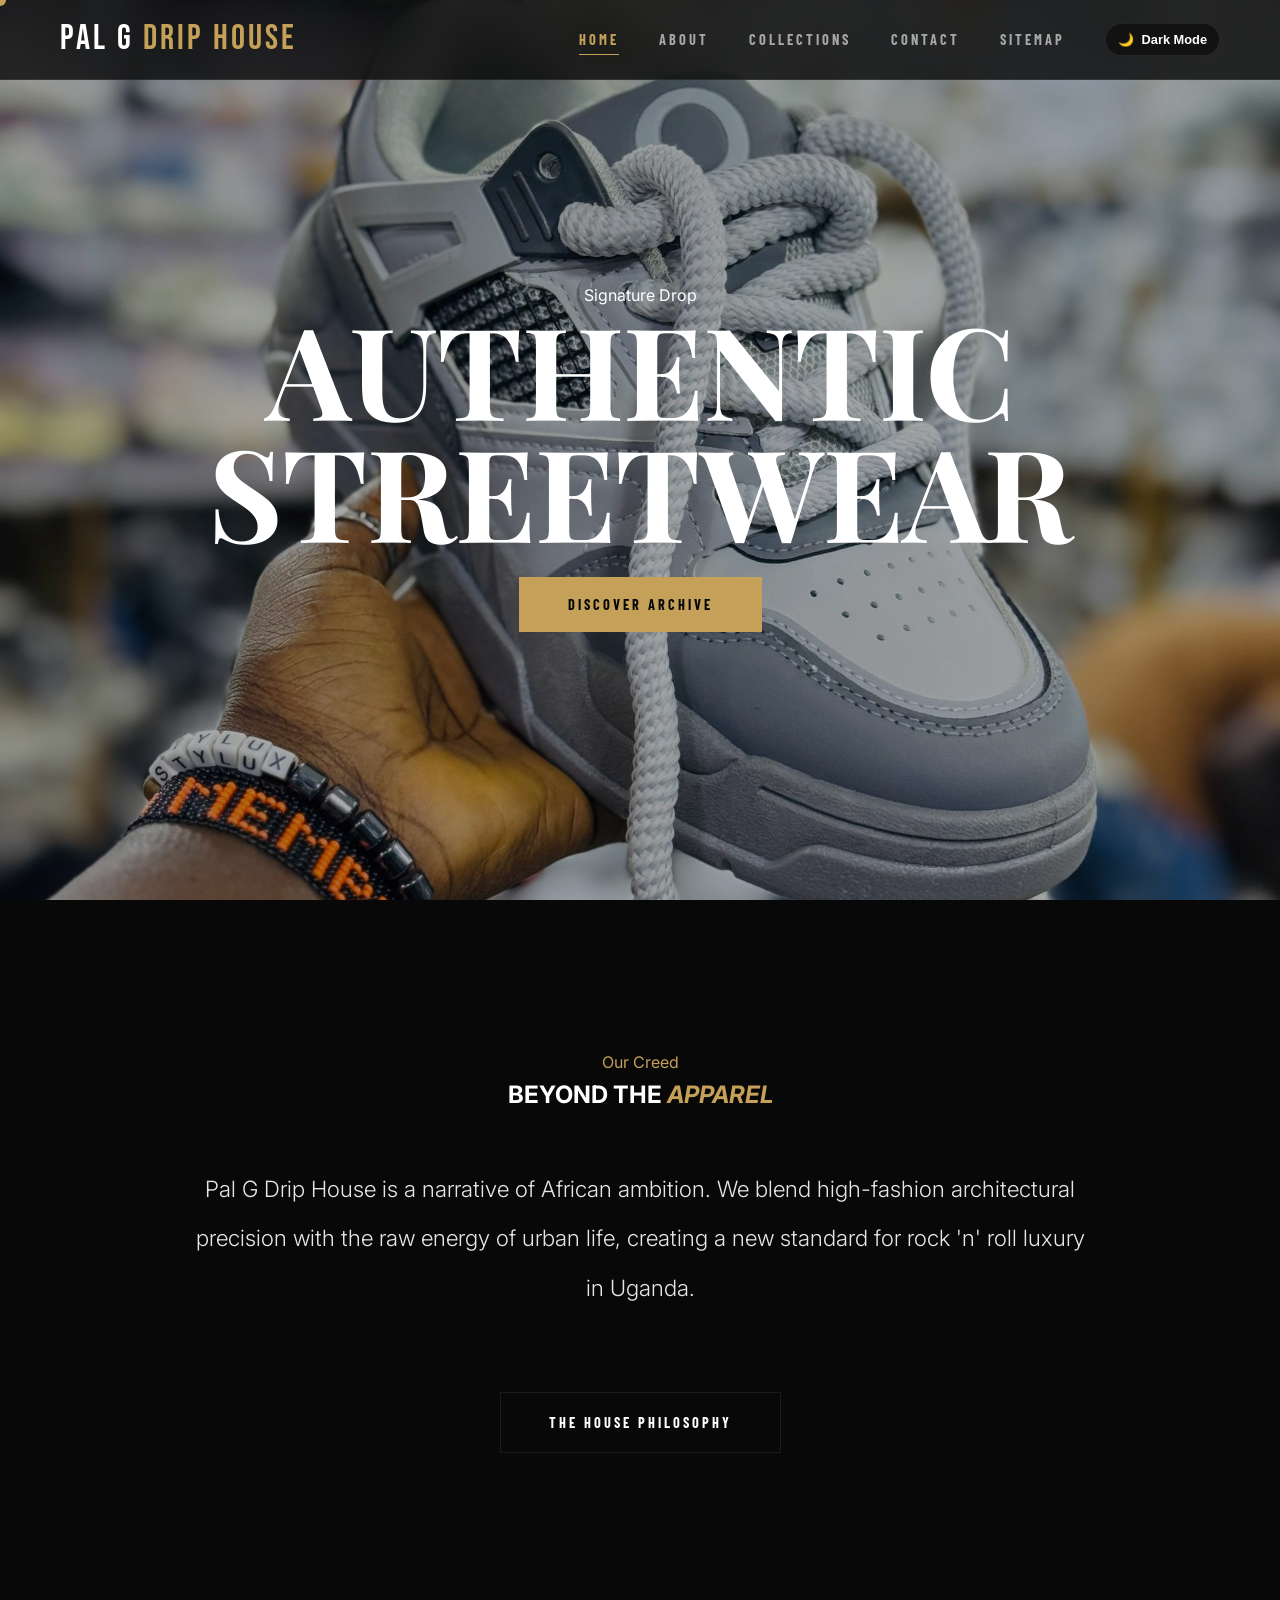
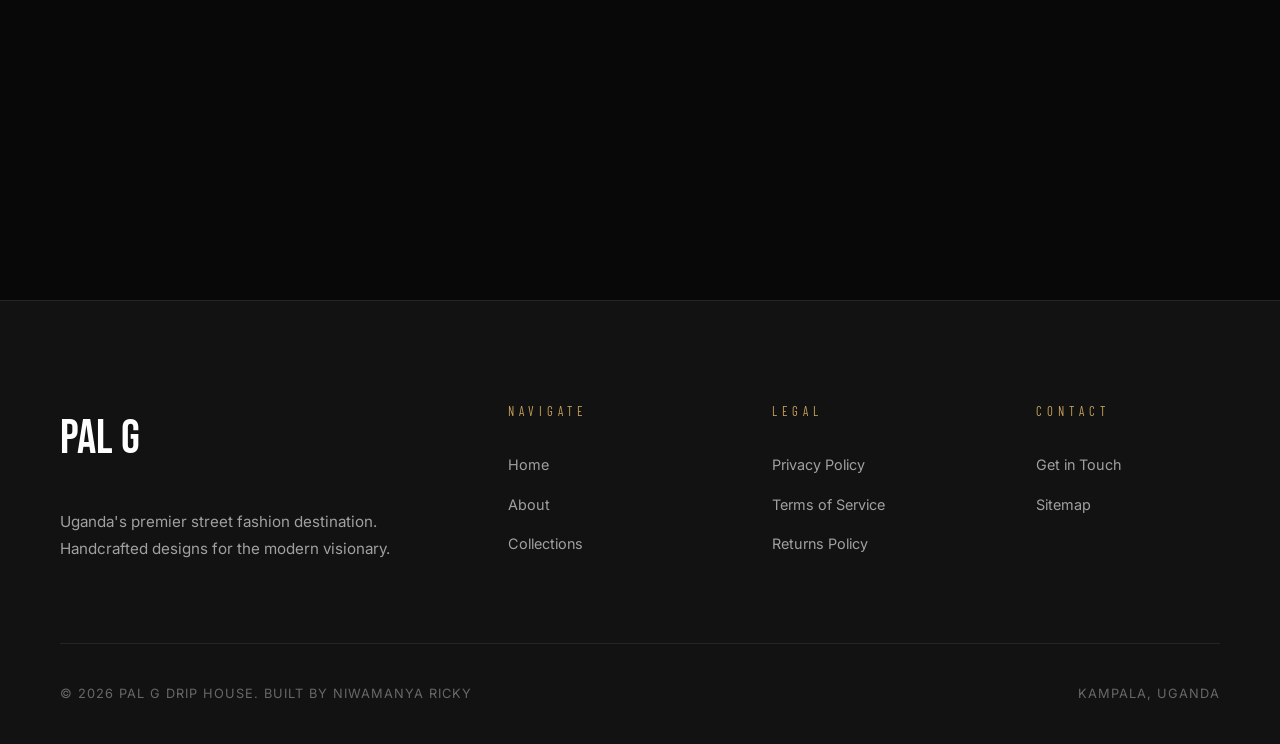
<file: index.html>
<!DOCTYPE html>
<html lang="en">
<head>
  <meta charset="UTF-8" />
  <meta name="viewport" content="width=device-width, initial-scale=1.0"/>
  <title>Pal G Drip House | Luxury Street Collections</title>
  <link rel="stylesheet" href="style.css">
</head>
<body>

<div class="cursor" id="cursor"></div>

<nav>
  <a href="index.html" class="nav-logo">PAL G <span>DRIP HOUSE</span></a>
  <div class="nav-links">
    <a href="index.html" class="active">Home</a>
    <a href="about.html">About</a>
    <a href="collections.html">Collections</a>
    <a href="contact.html">Contact</a>
    <a href="sitemap.html">Sitemap</a>
    <button id="theme-toggle" class="theme-switch">🌙 Dark Mode</button>
  </div>
</nav>

<section id="home-slideshow">
  <div class="slide active" style="background-image: url('Rick/28476e56-88a6-4f7c-90cf-0632712e5081.jpg');">
    <div class="slide-overlay"></div>
    <div class="slide-content reveal">
      <div class="hero-tagline">Signature Drop</div>
      <h1 class="hero-title">AUTHENTIC <br> STREETWEAR</h1>
      <div class="hero-btns"><a href="collections.html" class="btn btn-primary">Discover Archive</a></div>
    </div>
  </div>
  <div class="slide" style="background-image: url('Rick/65f89906-258e-45cc-87c2-f9b5eee2233a.jpg');">
    <div class="slide-overlay"></div>
    <div class="slide-content">
      <div class="hero-tagline">Editorial Vol I</div>
      <h1 class="hero-title">KAMPALA <br> HERITAGE</h1>
      <div class="hero-btns"><a href="collections.html" class="btn btn-primary">Shop Now</a></div>
    </div>
  </div>
  <div class="slide" style="background-image: url('Rick/9826e97f-5b1b-4f66-b6ca-694151a16a10.jpg');">
    <div class="slide-overlay"></div>
    <div class="slide-content">
      <div class="hero-tagline">Minimalist Series</div>
      <h1 class="hero-title">REFINED <br> UTILITY</h1>
      <div class="hero-btns"><a href="collections.html" class="btn btn-primary">View Lookbook</a></div>
    </div>
  </div>
</section>

<section id="featured-story" style="background: var(--bg-primary); padding: 150px 60px;">
  <div class="reveal" style="max-width: 900px; margin: 0 auto; text-align: center;">
    <div class="section-label" style="color: var(--accent);">Our Creed</div>
    <h2 class="section-title" style="margin-bottom: 50px; color: var(--text-primary);">BEYOND THE <span style="color:var(--accent); font-style: italic;">APPAREL</span></h2>
    <p style="font-size: 1.4rem; line-height: 2.2; font-weight: 300; color: var(--text-primary); opacity: 0.9;">
      Pal G Drip House is a narrative of African ambition. We blend high-fashion architectural precision with the raw energy of urban life, creating a new standard for rock 'n' roll luxury in Uganda.
    </p>
    <a href="about.html" class="btn btn-outline" style="margin-top: 80px; display: inline-block;">The House Philosophy</a>
  </div>
</section>

<footer>
  <div class="footer-main">
    <div>
      <div class="footer-logo">PAL G</div>
      <p class="footer-text">Uganda's premier street fashion destination. Handcrafted designs for the modern visionary.</p>
    </div>
    <div>
      <div class="footer-col-title">Navigate</div>
      <div class="footer-links">
        <a href="index.html">Home</a>
        <a href="about.html">About</a>
        <a href="collections.html">Collections</a>
      </div>
    </div>
    <div>
      <div class="footer-col-title">Legal</div>
      <div class="footer-links">
        <a href="#">Privacy Policy</a>
        <a href="#">Terms of Service</a>
        <a href="#">Returns Policy</a>
      </div>
    </div>
    <div>
      <div class="footer-col-title">Contact</div>
      <div class="footer-links">
        <a href="contact.html">Get in Touch</a>
        <a href="sitemap.html">Sitemap</a>
      </div>
    </div>
  </div>
  <div class="footer-bottom">
    <div class="footer-copy">© 2026 PAL G DRIP HOUSE. BUILT BY NIWAMANYA RICKY</div>
    <div class="footer-copy">KAMPALA, UGANDA</div>
  </div>
</footer>

<script src="main.js"></script>
</body>
</html>
</file>
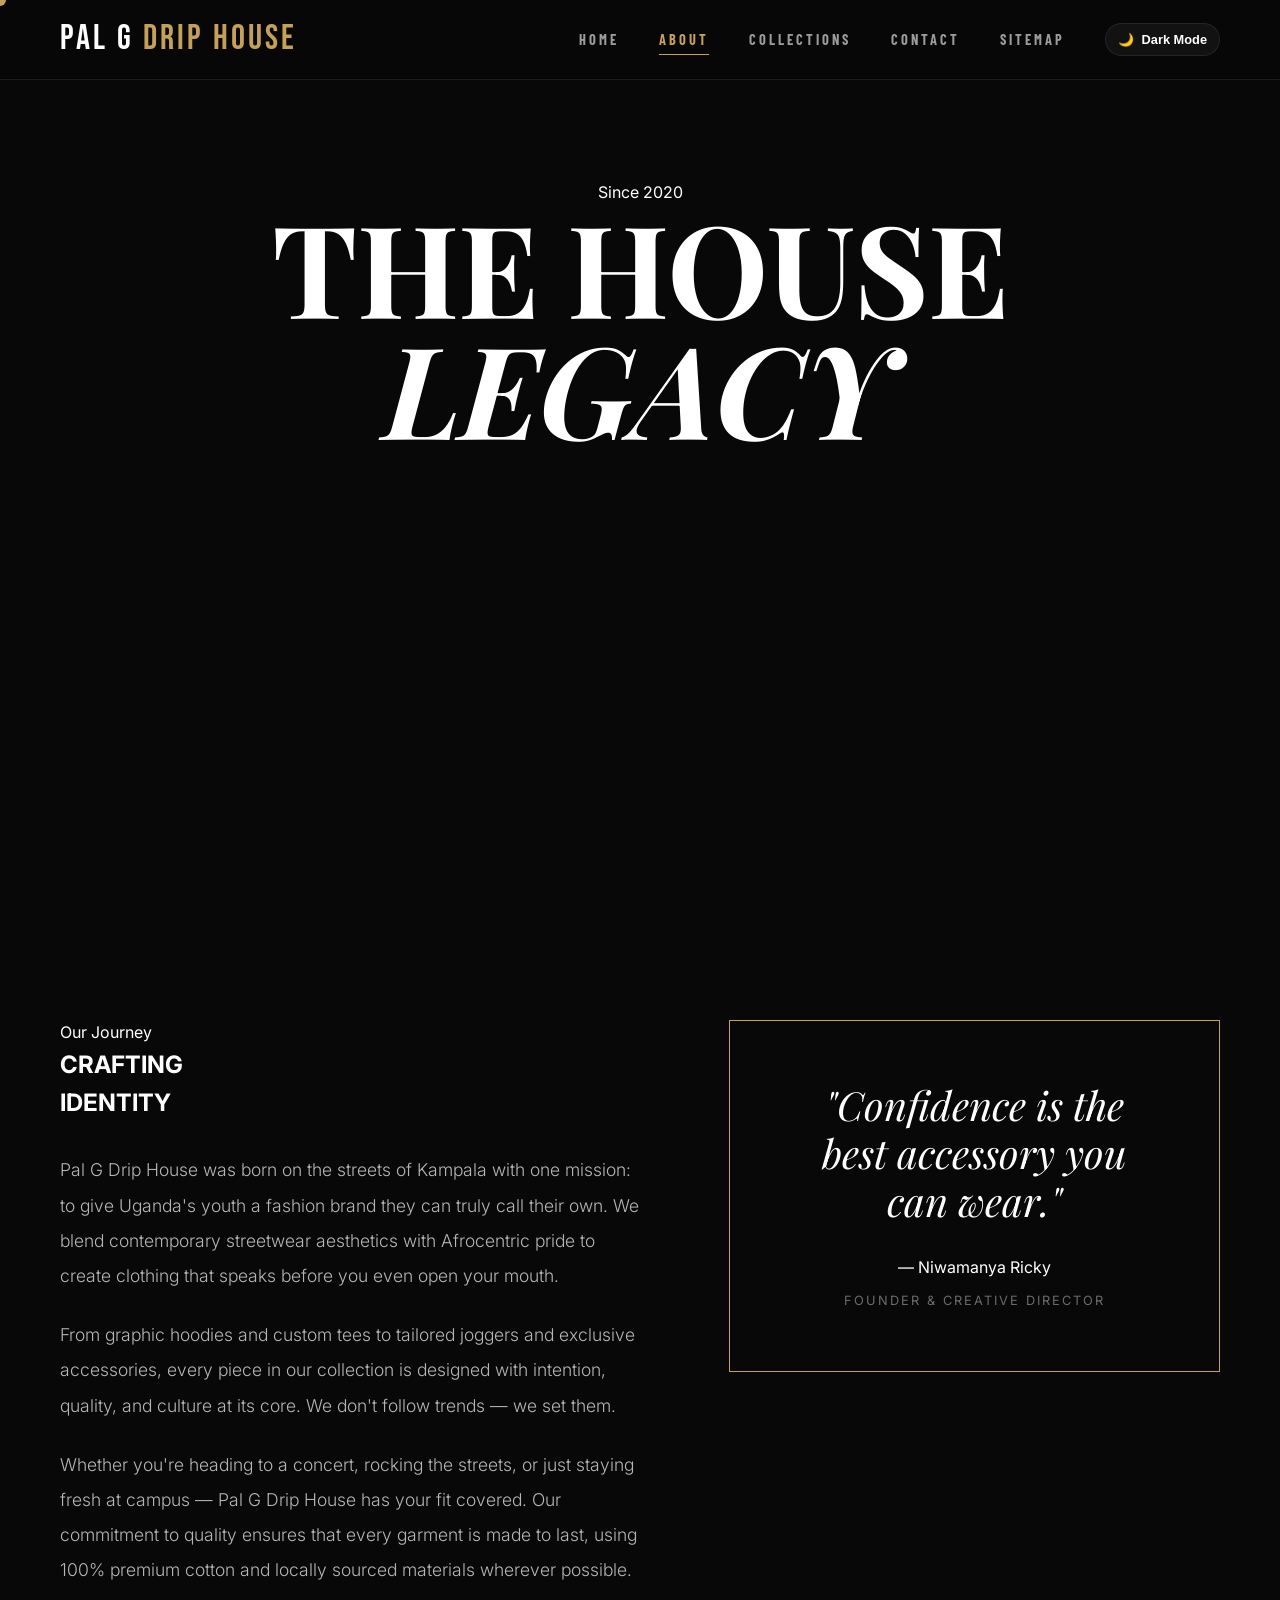
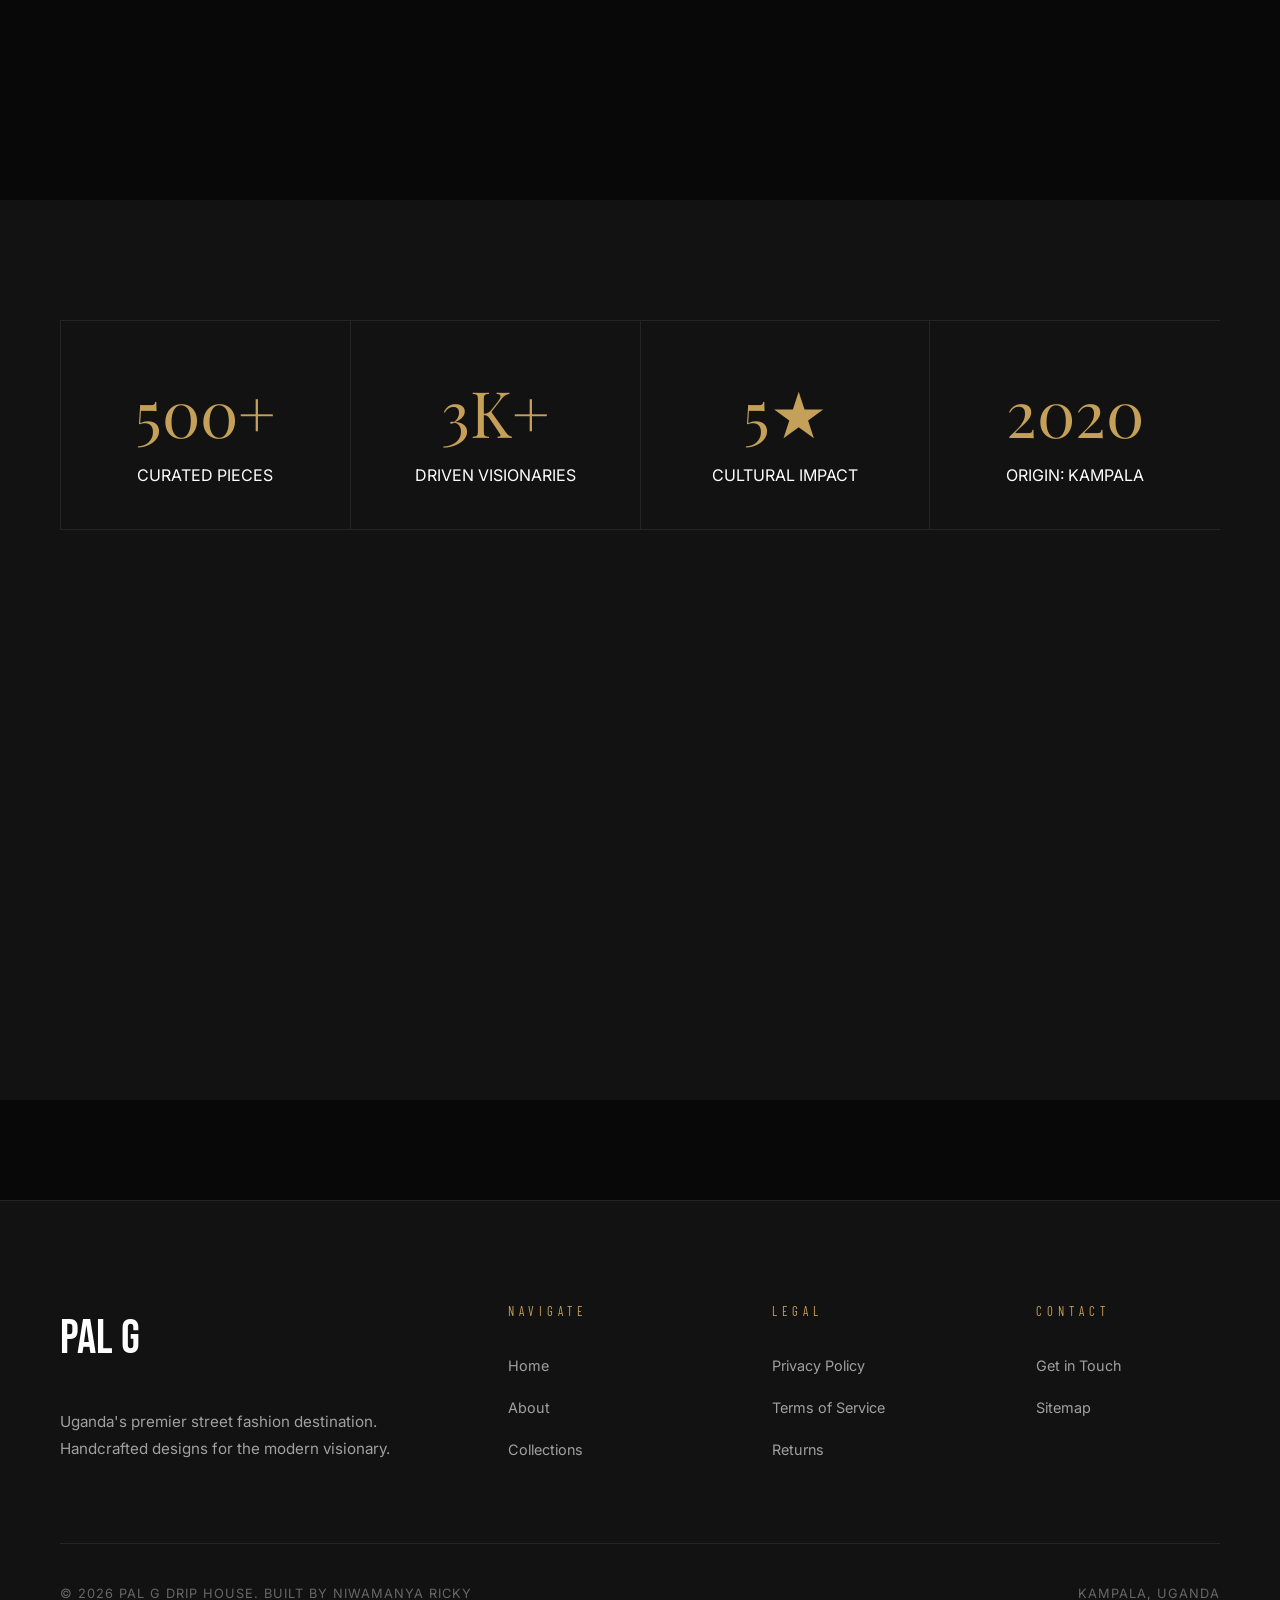
<file: about.html>
<!DOCTYPE html>
<html lang="en">
<head>
  <meta charset="UTF-8" />
  <meta name="viewport" content="width=device-width, initial-scale=1.0"/>
  <title>Our Story | Pal G Drip House</title>
  <link rel="stylesheet" href="style.css">
</head>
<body>

<div class="cursor" id="cursor"></div>

<nav>
  <a href="index.html" class="nav-logo">PAL G <span>DRIP HOUSE</span></a>
  <div class="nav-links">
    <a href="index.html">Home</a>
    <a href="about.html" class="active">About</a>
    <a href="collections.html">Collections</a>
    <a href="contact.html">Contact</a>
    <a href="sitemap.html">Sitemap</a>
    <button id="theme-toggle" class="theme-switch">🌙 Dark Mode</button>
  </div>
</nav>

<section id="about-hero" style="padding-top: 180px; text-align: center; background: var(--bg-primary);">
  <div class="reveal">
    <div class="section-label">Since 2020</div>
    <h1 class="hero-title">THE HOUSE <br> <span style="font-style: italic;">LEGACY</span></h1>
  </div>
</section>

<section id="story" class="about-grid">
  <div class="reveal">
    <div class="section-label">Our Journey</div>
    <h2 class="section-title" style="margin-bottom: 30px;">CRAFTING <br> IDENTITY</h2>
    <div style="font-size: 1.1rem; line-height: 2; opacity: 0.7; font-weight: 300;">
      <p style="margin-bottom: 24px;">Pal G Drip House was born on the streets of Kampala with one mission: to give Uganda's youth a fashion brand they can truly call their own. We blend contemporary streetwear aesthetics with Afrocentric pride to create clothing that speaks before you even open your mouth.</p>
      <p style="margin-bottom: 24px;">From graphic hoodies and custom tees to tailored joggers and exclusive accessories, every piece in our collection is designed with intention, quality, and culture at its core. We don't follow trends — we set them.</p>
      <p>Whether you're heading to a concert, rocking the streets, or just staying fresh at campus — Pal G Drip House has your fit covered. Our commitment to quality ensures that every garment is made to last, using 100% premium cotton and locally sourced materials wherever possible.</p>
    </div>
  </div>
  <div class="reveal" style="position: sticky; top: 120px;">
    <div style="border: 1px solid var(--accent); padding: 60px; text-align: center;">
      <div style="font-family: 'Playfair Display', serif; font-style: italic; font-size: 2.5rem; margin-bottom: 30px; line-height: 1.2;">
        "Confidence is the best accessory you can wear."
      </div>
      <div class="section-label" style="margin-bottom: 0;">— Niwamanya Ricky</div>
      <div style="font-size: 0.8rem; opacity: 0.4; letter-spacing: 2px; margin-top: 10px;">FOUNDER & CREATIVE DIRECTOR</div>
    </div>
  </div>
</section>

<section id="stats" style="background: var(--bg-secondary);">
  <div class="stats-grid">
    <div class="reveal stats-box">
        <div class="stats-number">500+</div>
        <div class="section-label">CURATED PIECES</div>
    </div>
    <div class="reveal stats-box">
        <div class="stats-number">3K+</div>
        <div class="section-label">DRIVEN VISIONARIES</div>
    </div>
    <div class="reveal stats-box">
        <div class="stats-number">5★</div>
        <div class="section-label">CULTURAL IMPACT</div>
    </div>
    <div class="reveal stats-box" style="border-right: none;">
        <div class="stats-number">2020</div>
        <div class="section-label">ORIGIN: KAMPALA</div>
    </div>
  </div>
</section>

<footer>
  <div class="footer-main">
    <div>
      <div class="footer-logo">PAL G</div>
      <p class="footer-text">Uganda's premier street fashion destination. Handcrafted designs for the modern visionary.</p>
    </div>
    <div>
      <div class="footer-col-title">Navigate</div>
      <ul class="footer-links">
        <li><a href="index.html">Home</a></li>
        <li><a href="about.html">About</a></li>
        <li><a href="collections.html">Collections</a></li>
      </ul>
    </div>
    <div>
      <div class="footer-col-title">Legal</div>
      <ul class="footer-links">
        <li><a href="#">Privacy Policy</a></li>
        <li><a href="#">Terms of Service</a></li>
        <li><a href="#">Returns</a></li>
      </ul>
    </div>
    <div>
      <div class="footer-col-title">Contact</div>
      <ul class="footer-links">
        <li><a href="contact.html">Get in Touch</a></li>
        <li><a href="sitemap.html">Sitemap</a></li>
      </ul>
    </div>
  </div>
  <div class="footer-bottom">
    <div class="footer-copy">© 2026 PAL G DRIP HOUSE. BUILT BY NIWAMANYA RICKY</div>
    <div class="footer-copy">KAMPALA, UGANDA</div>
  </div>
</footer>

<script src="main.js"></script>
</body>
</html>
</file>
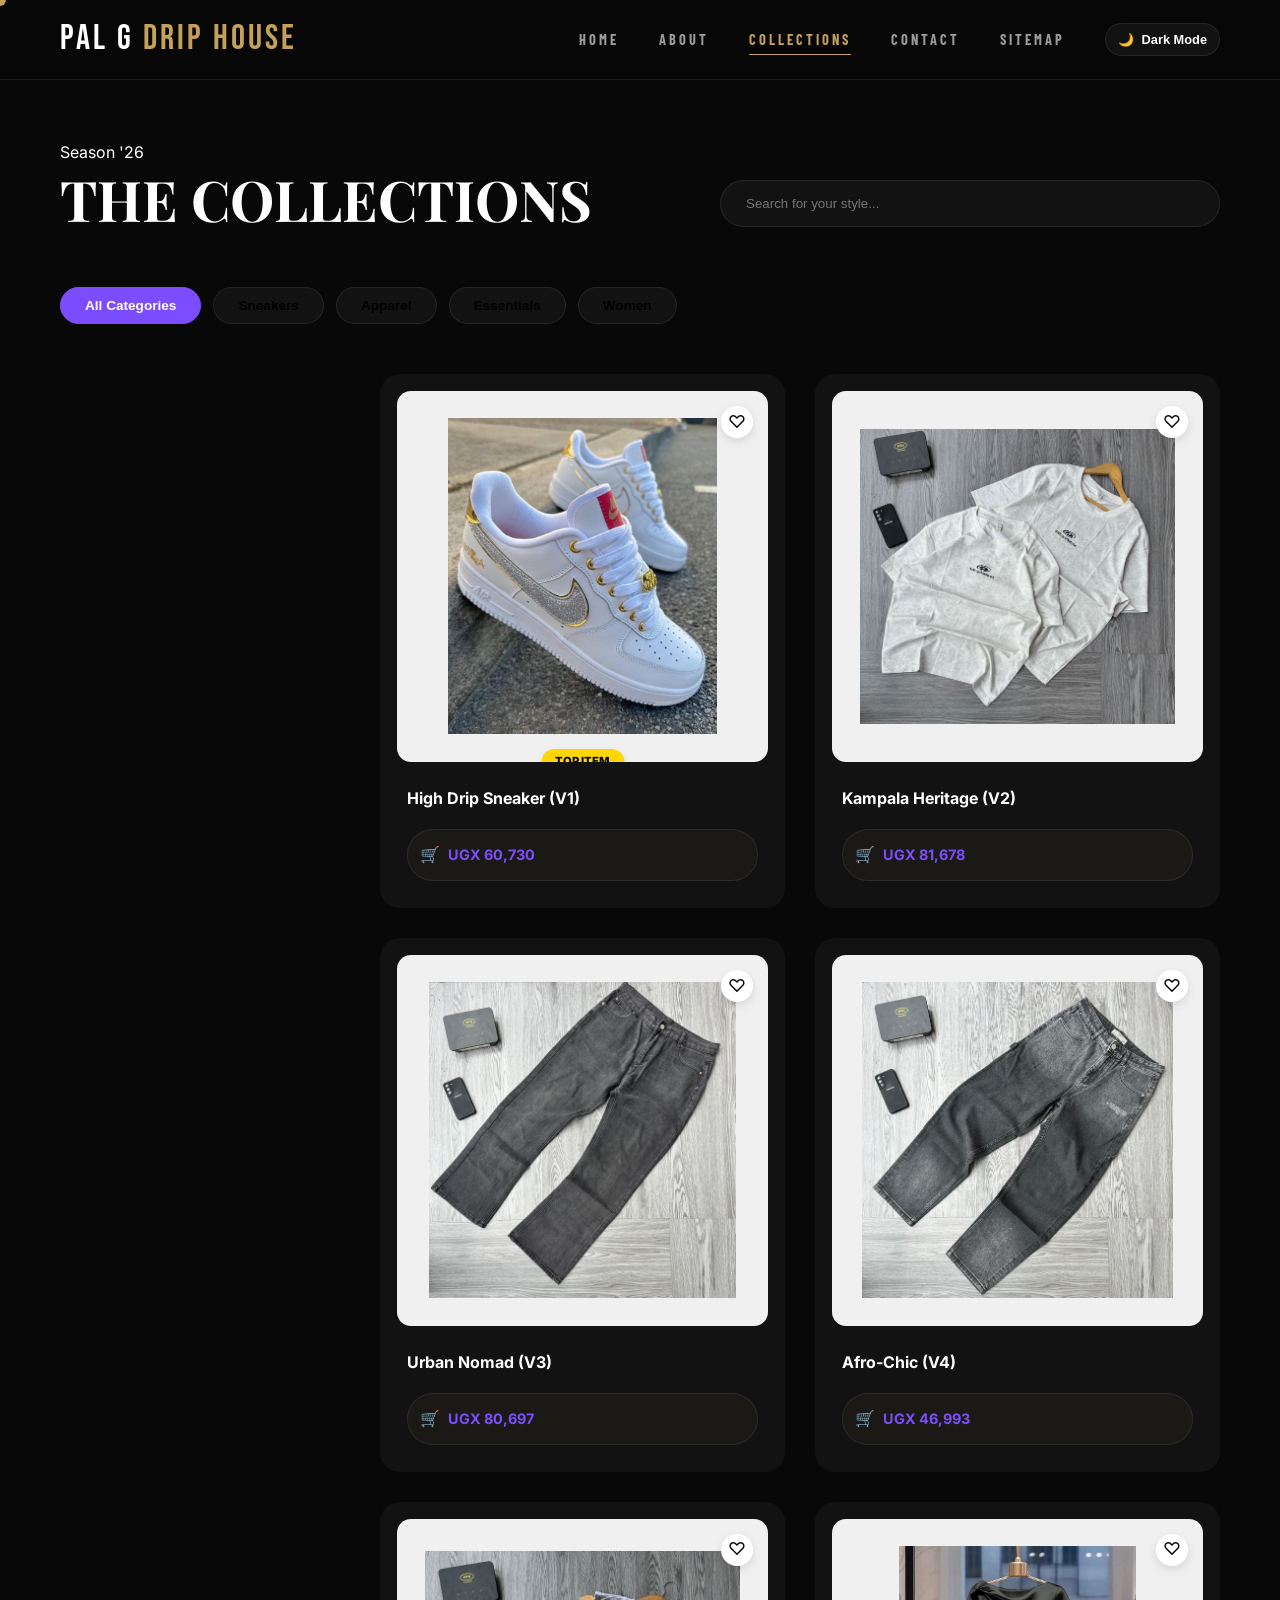
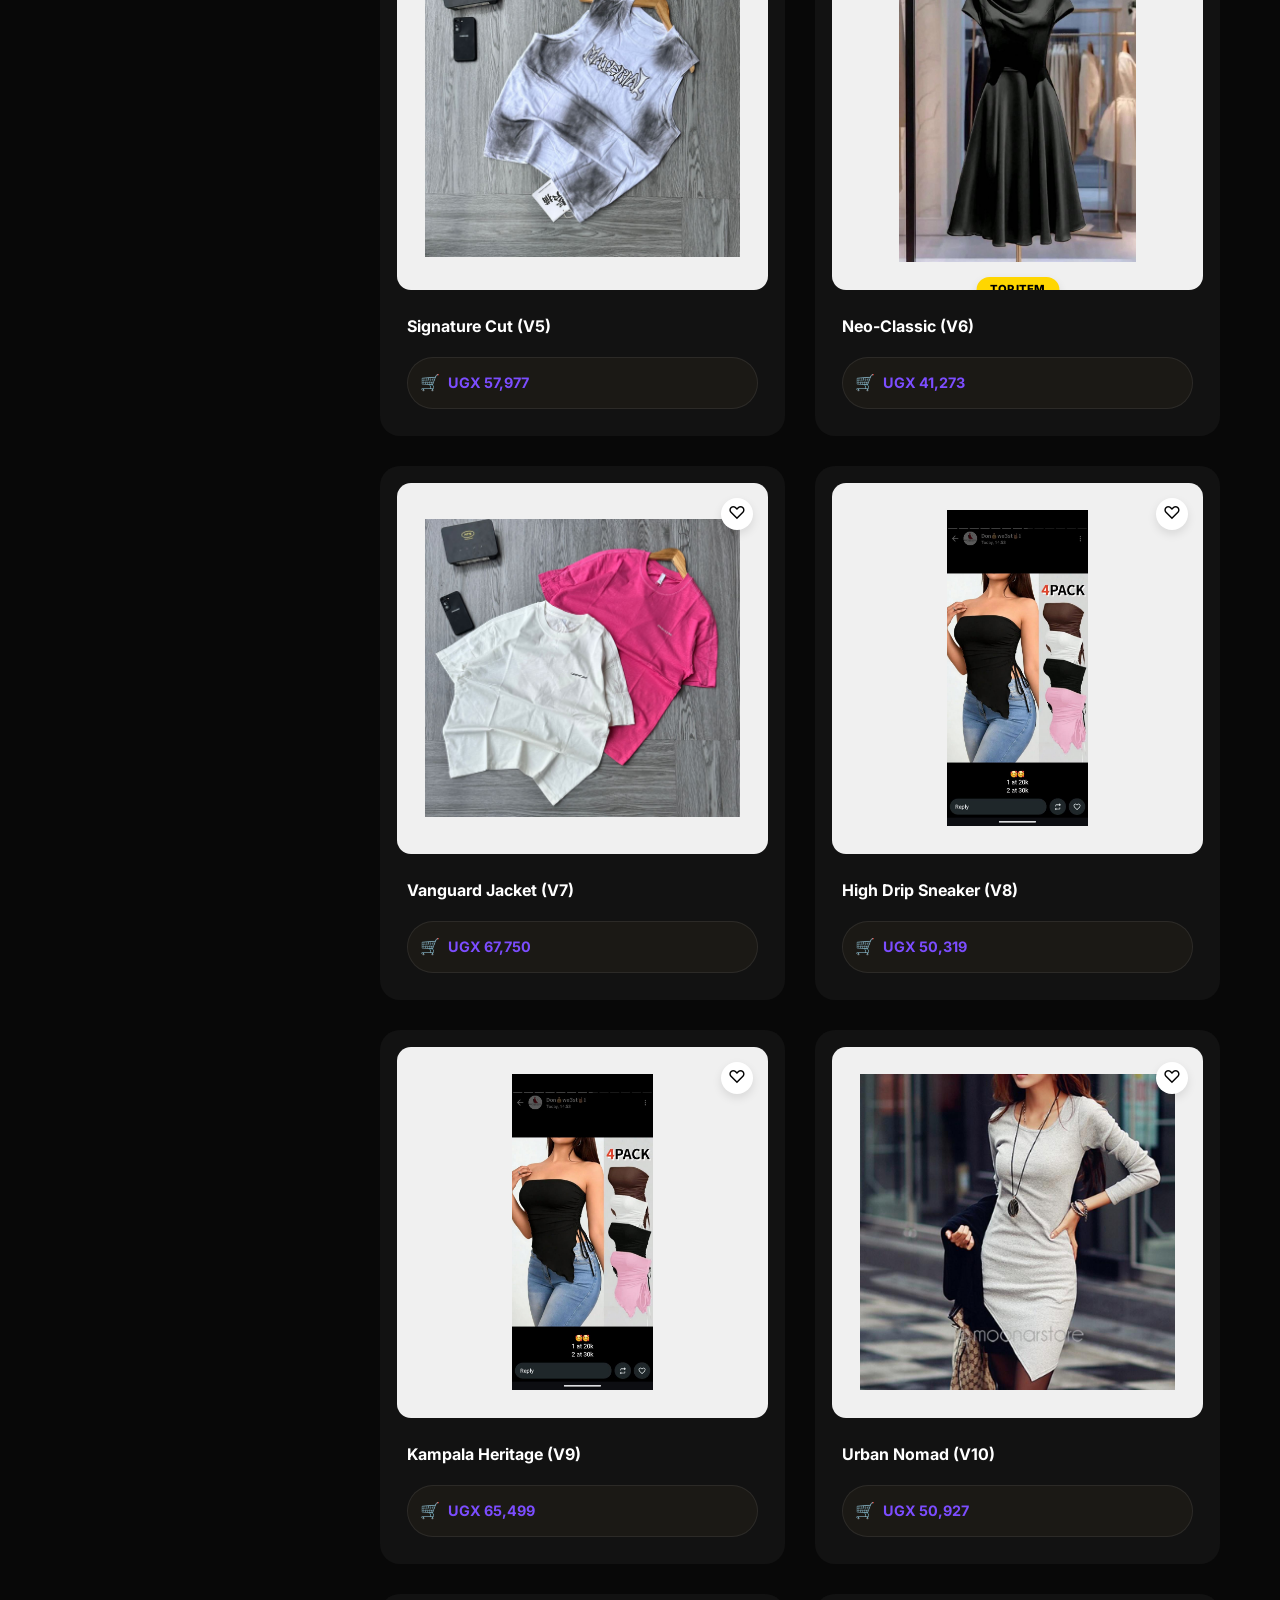
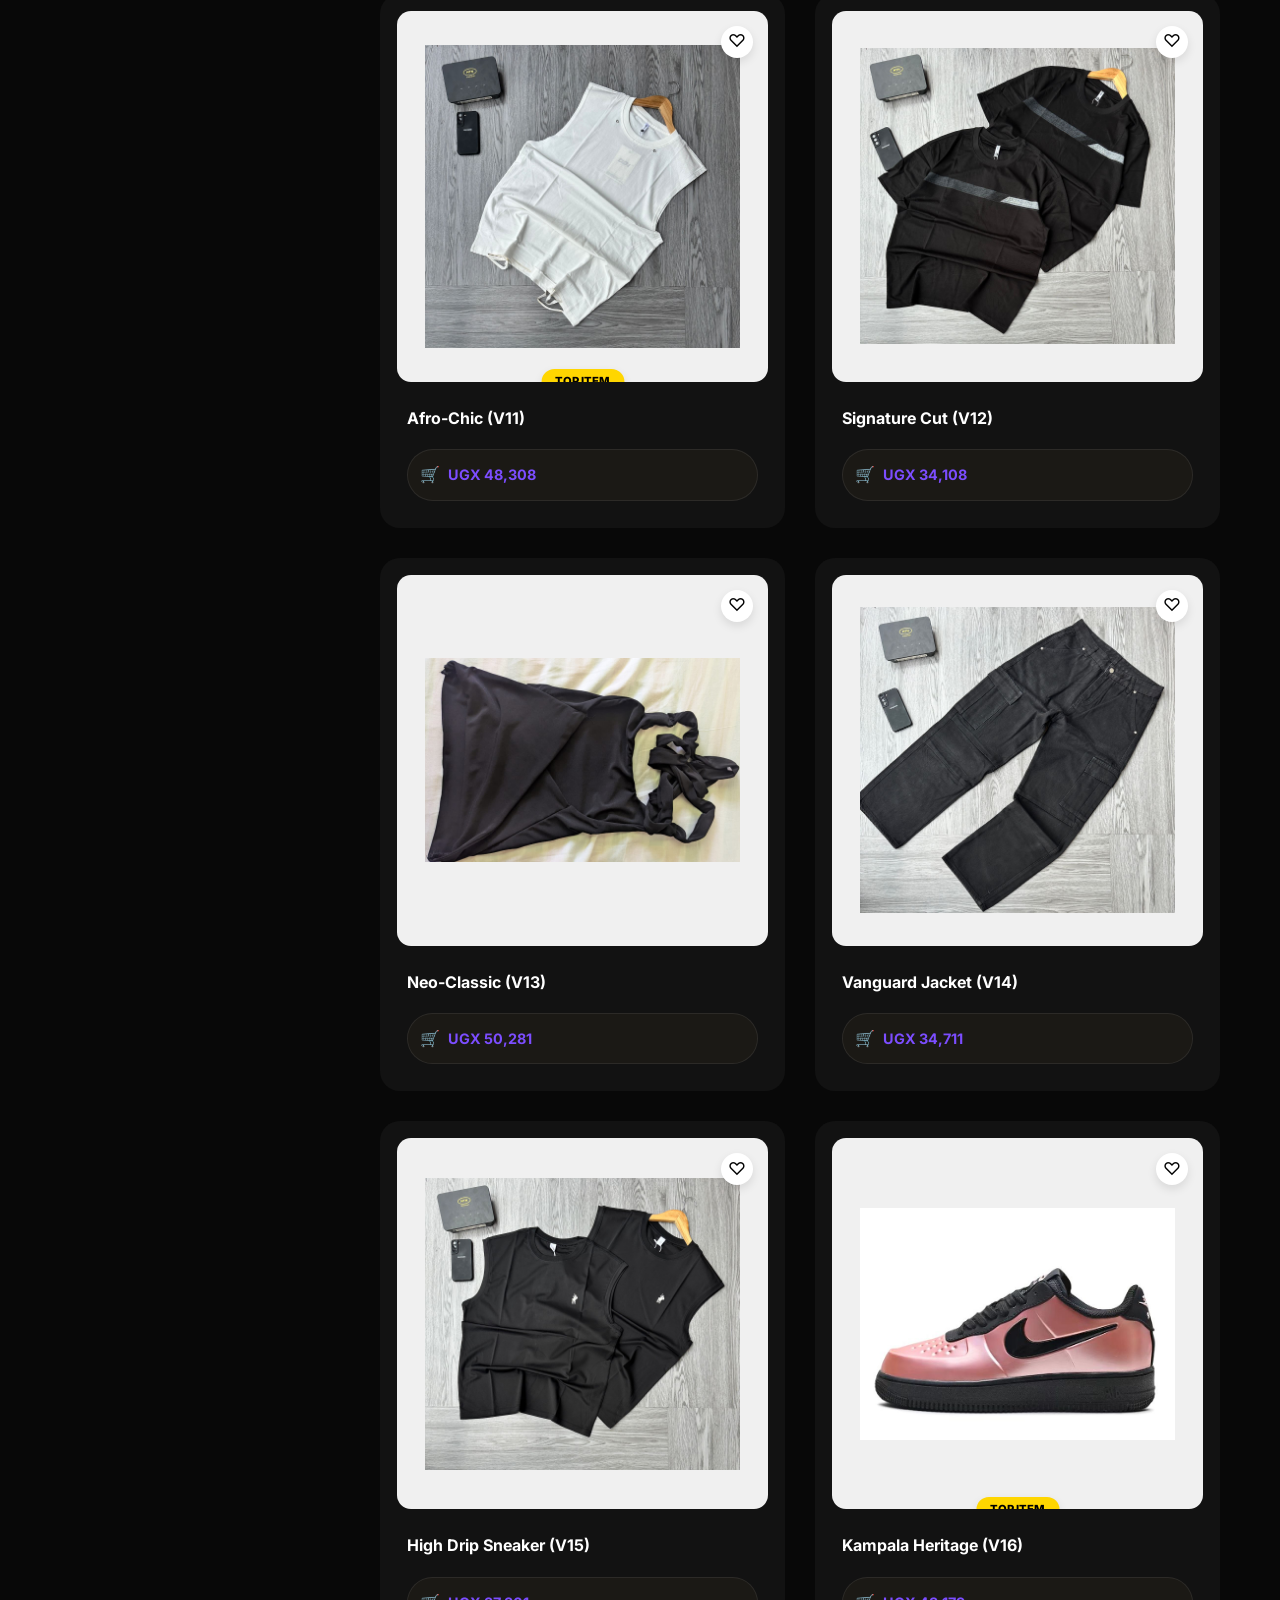
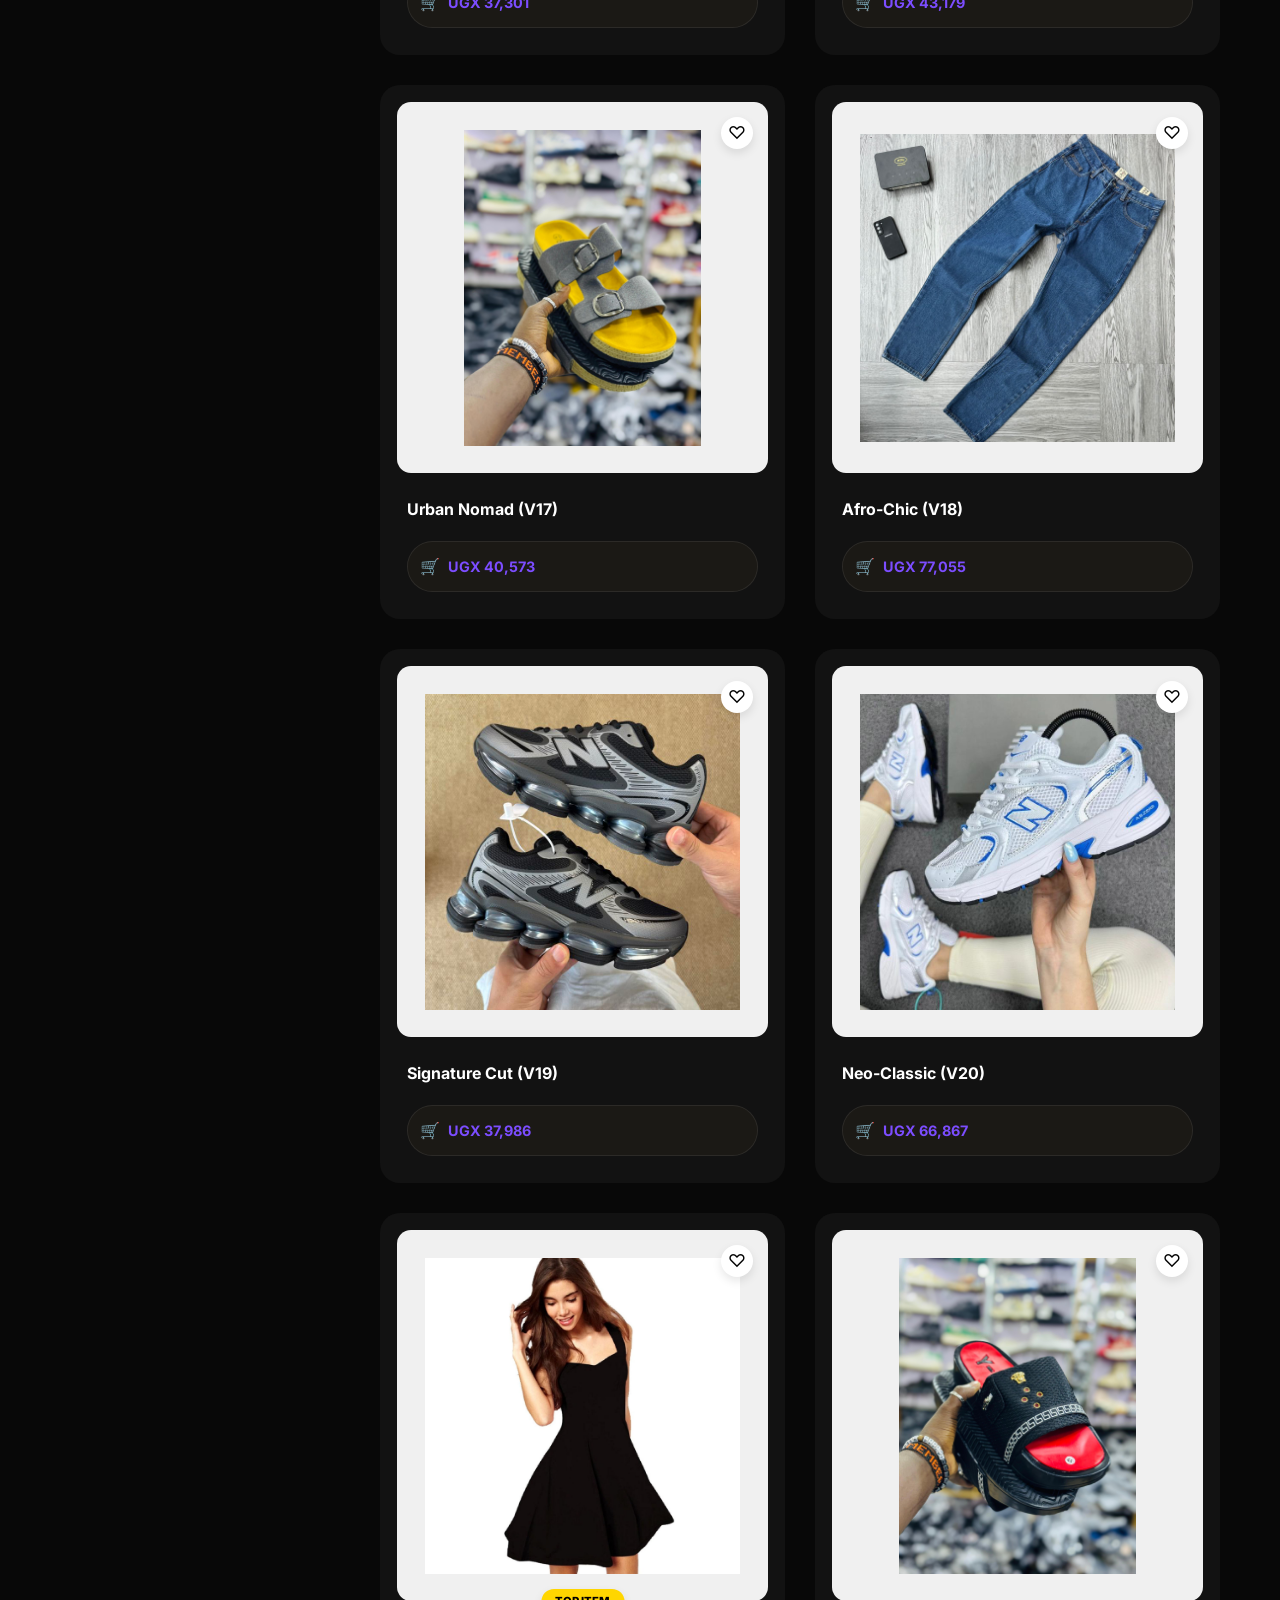
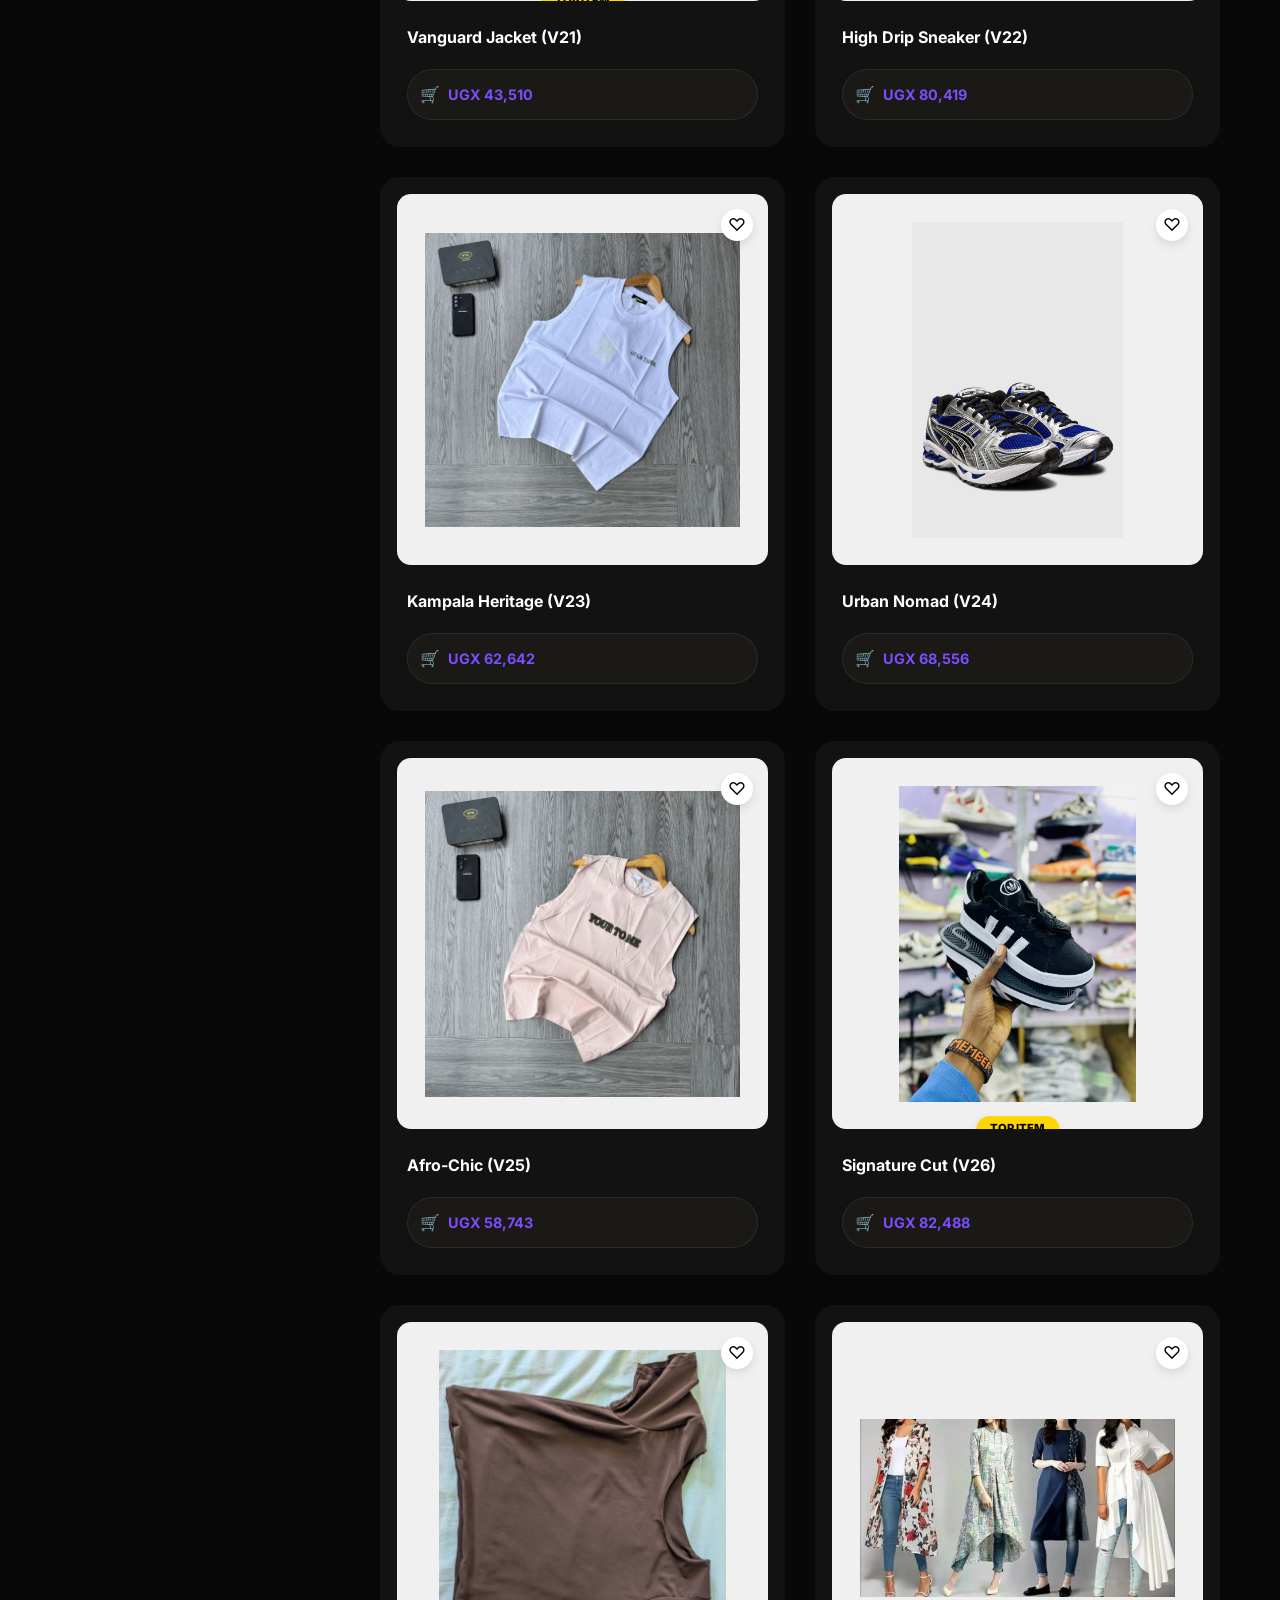
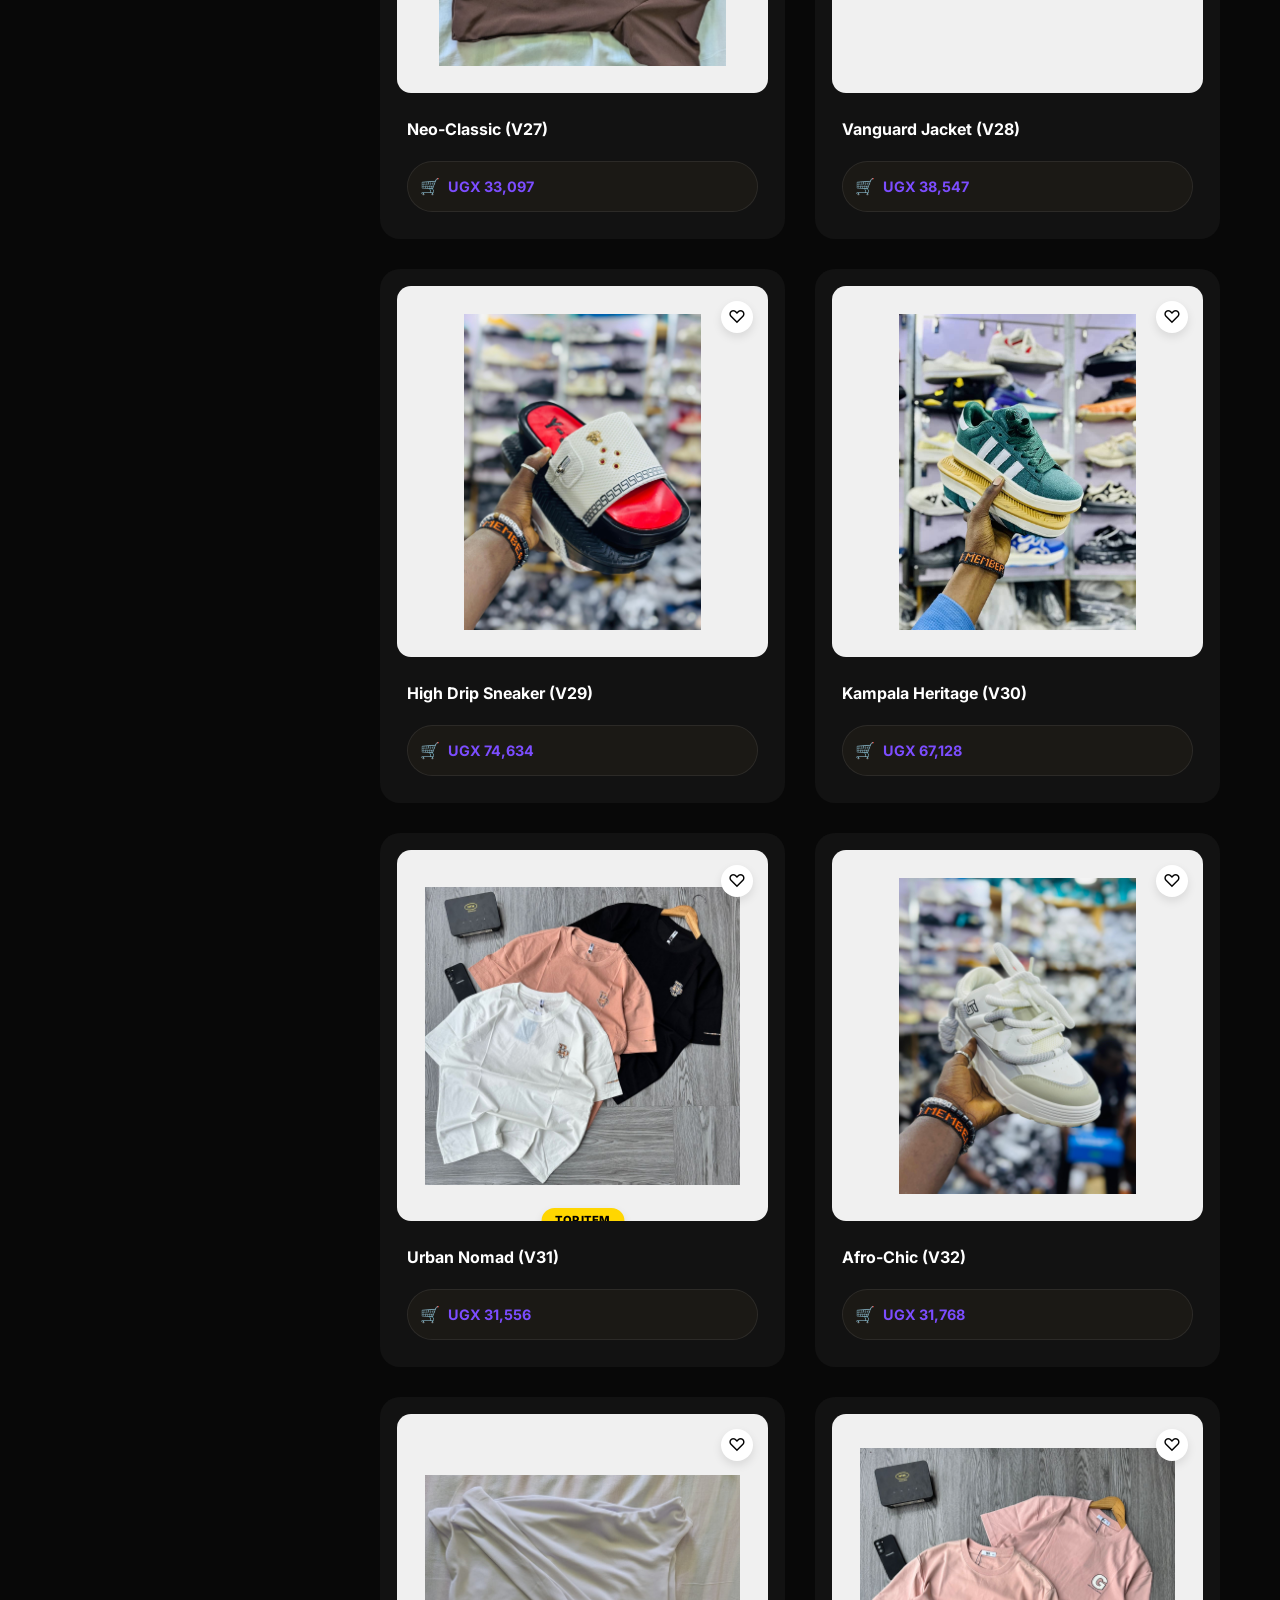
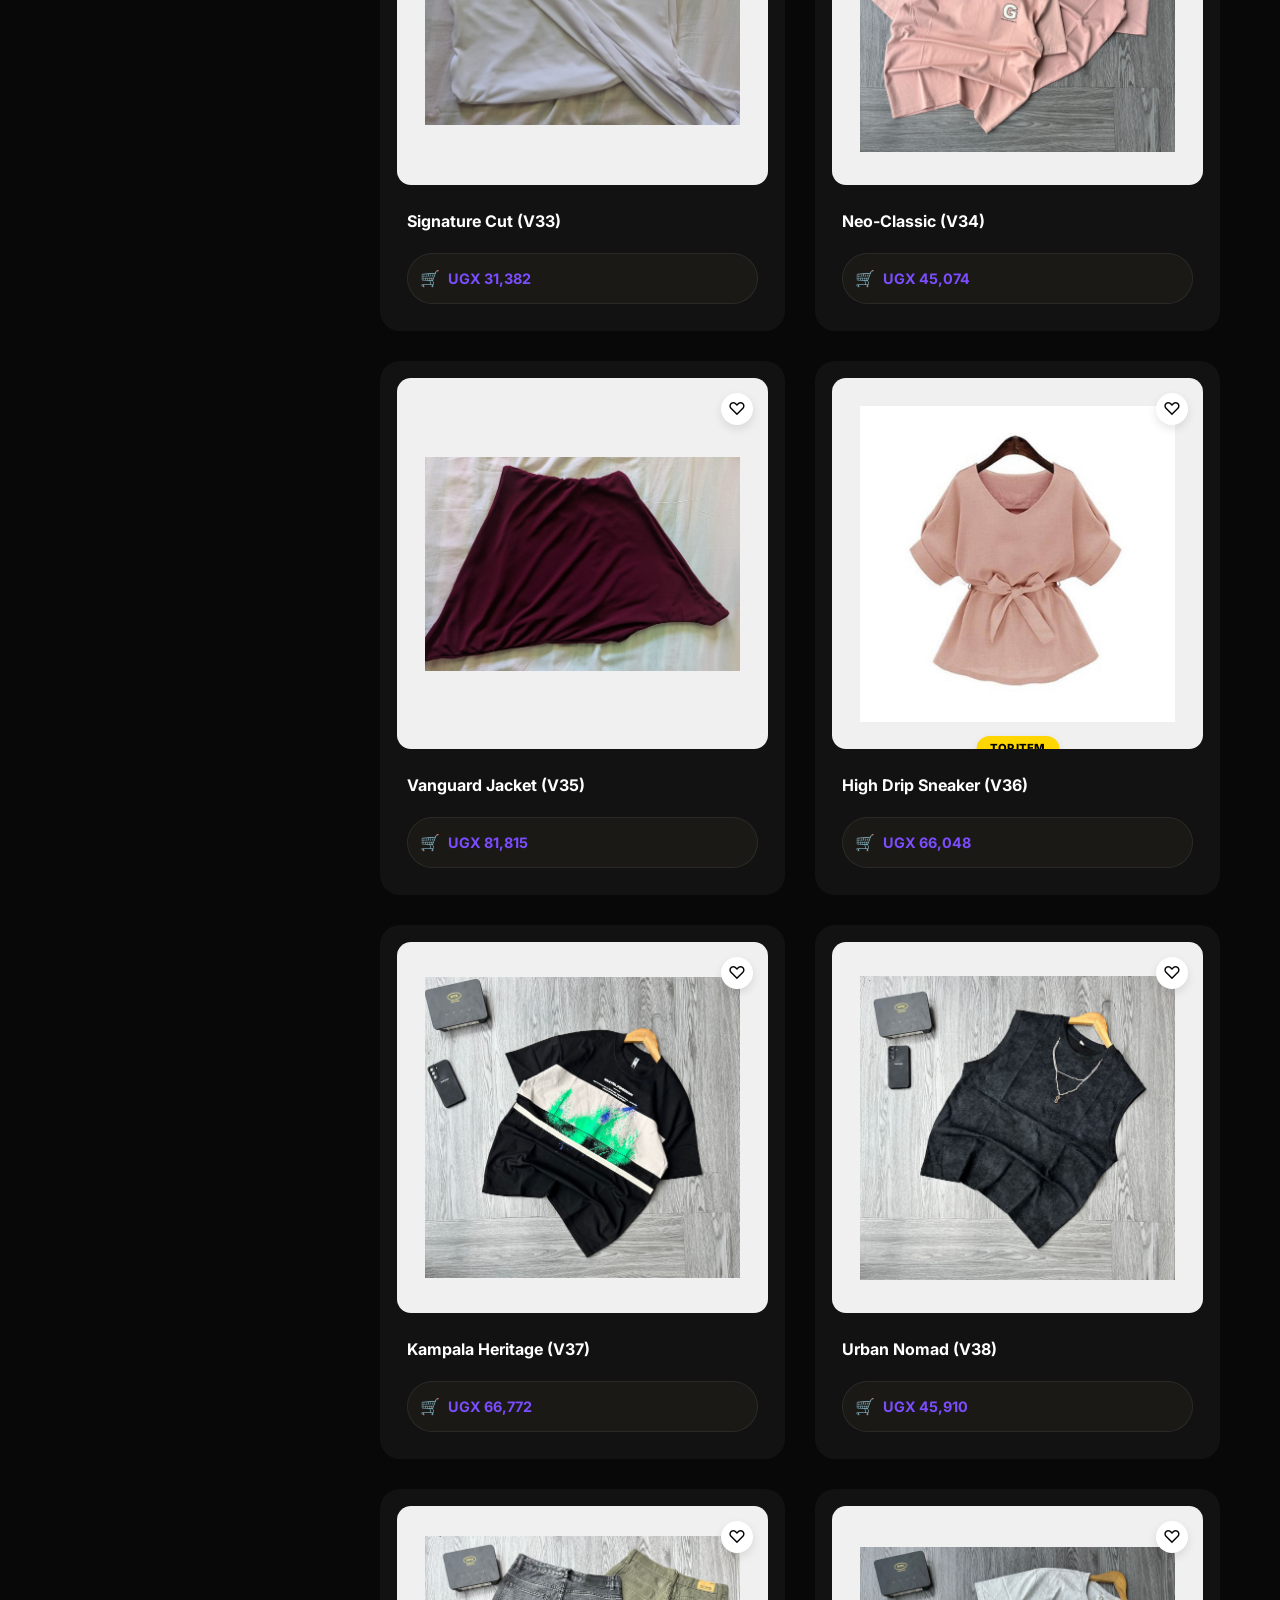
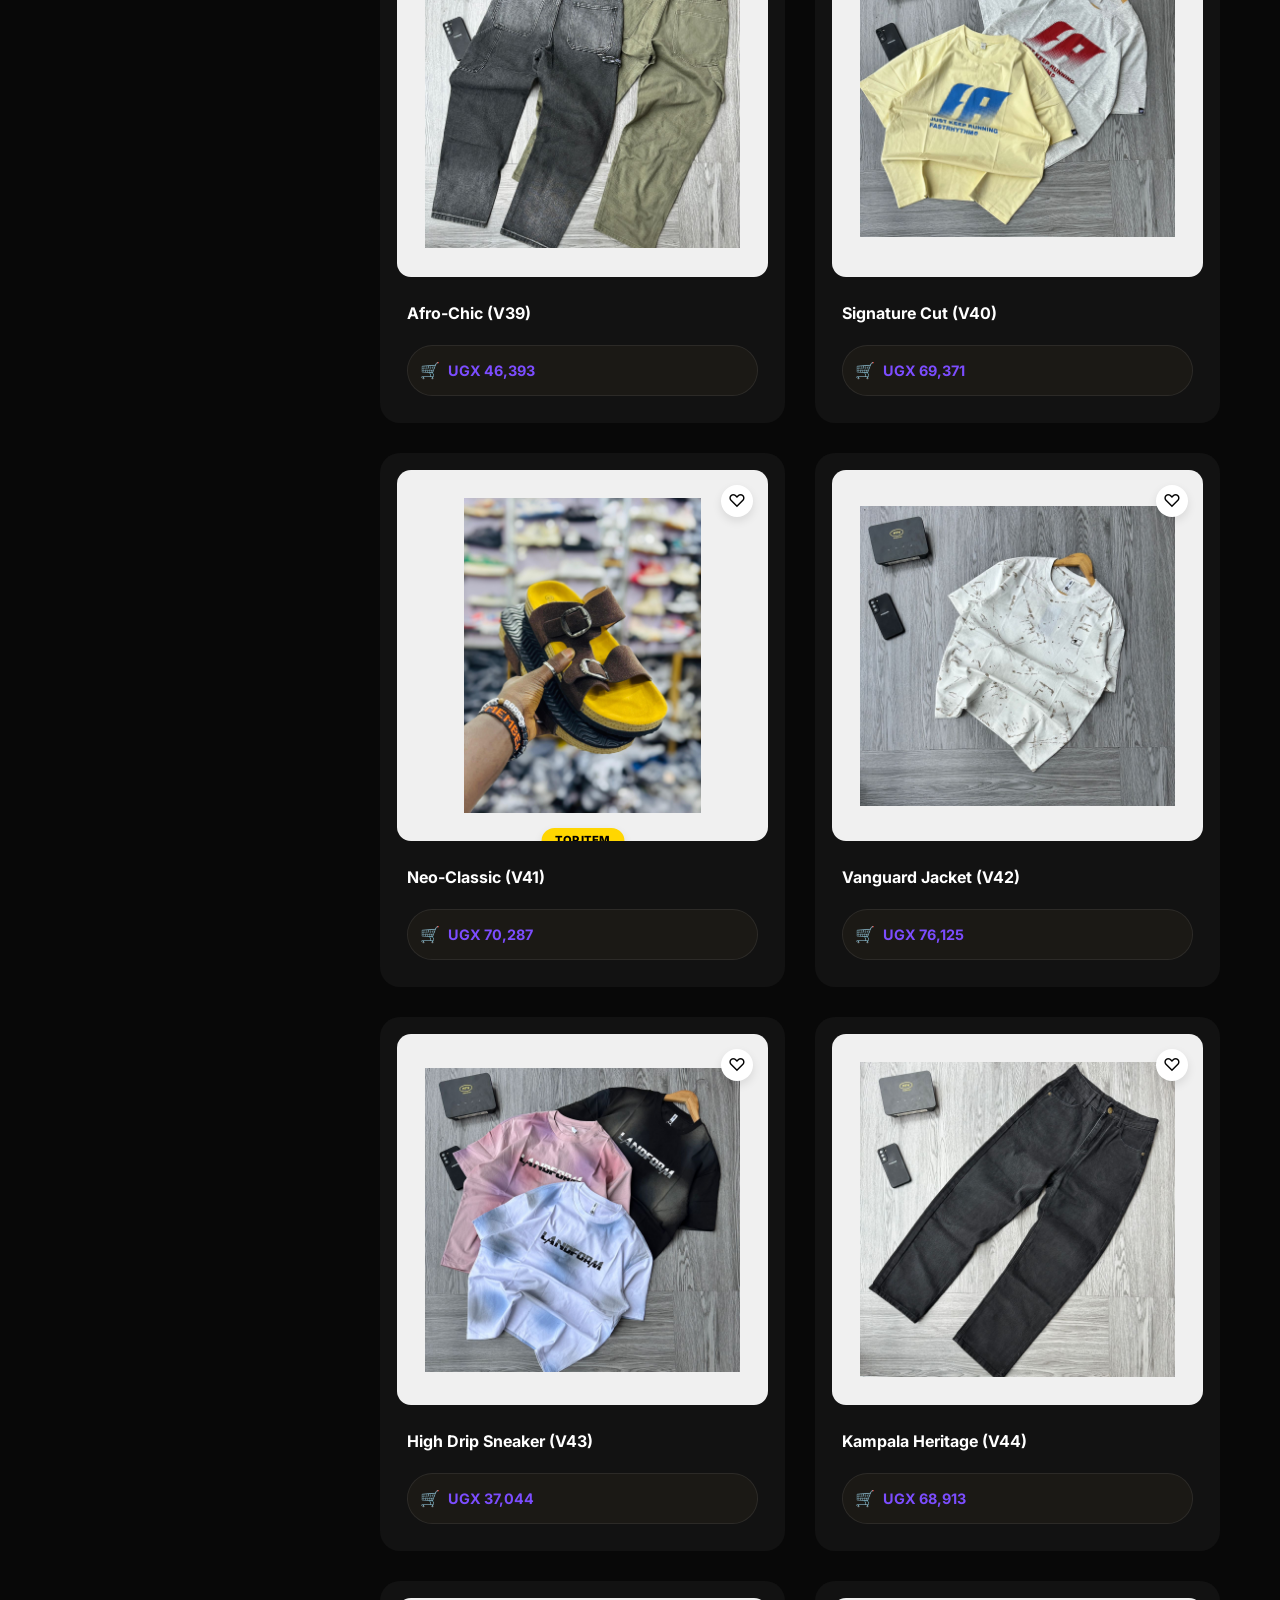
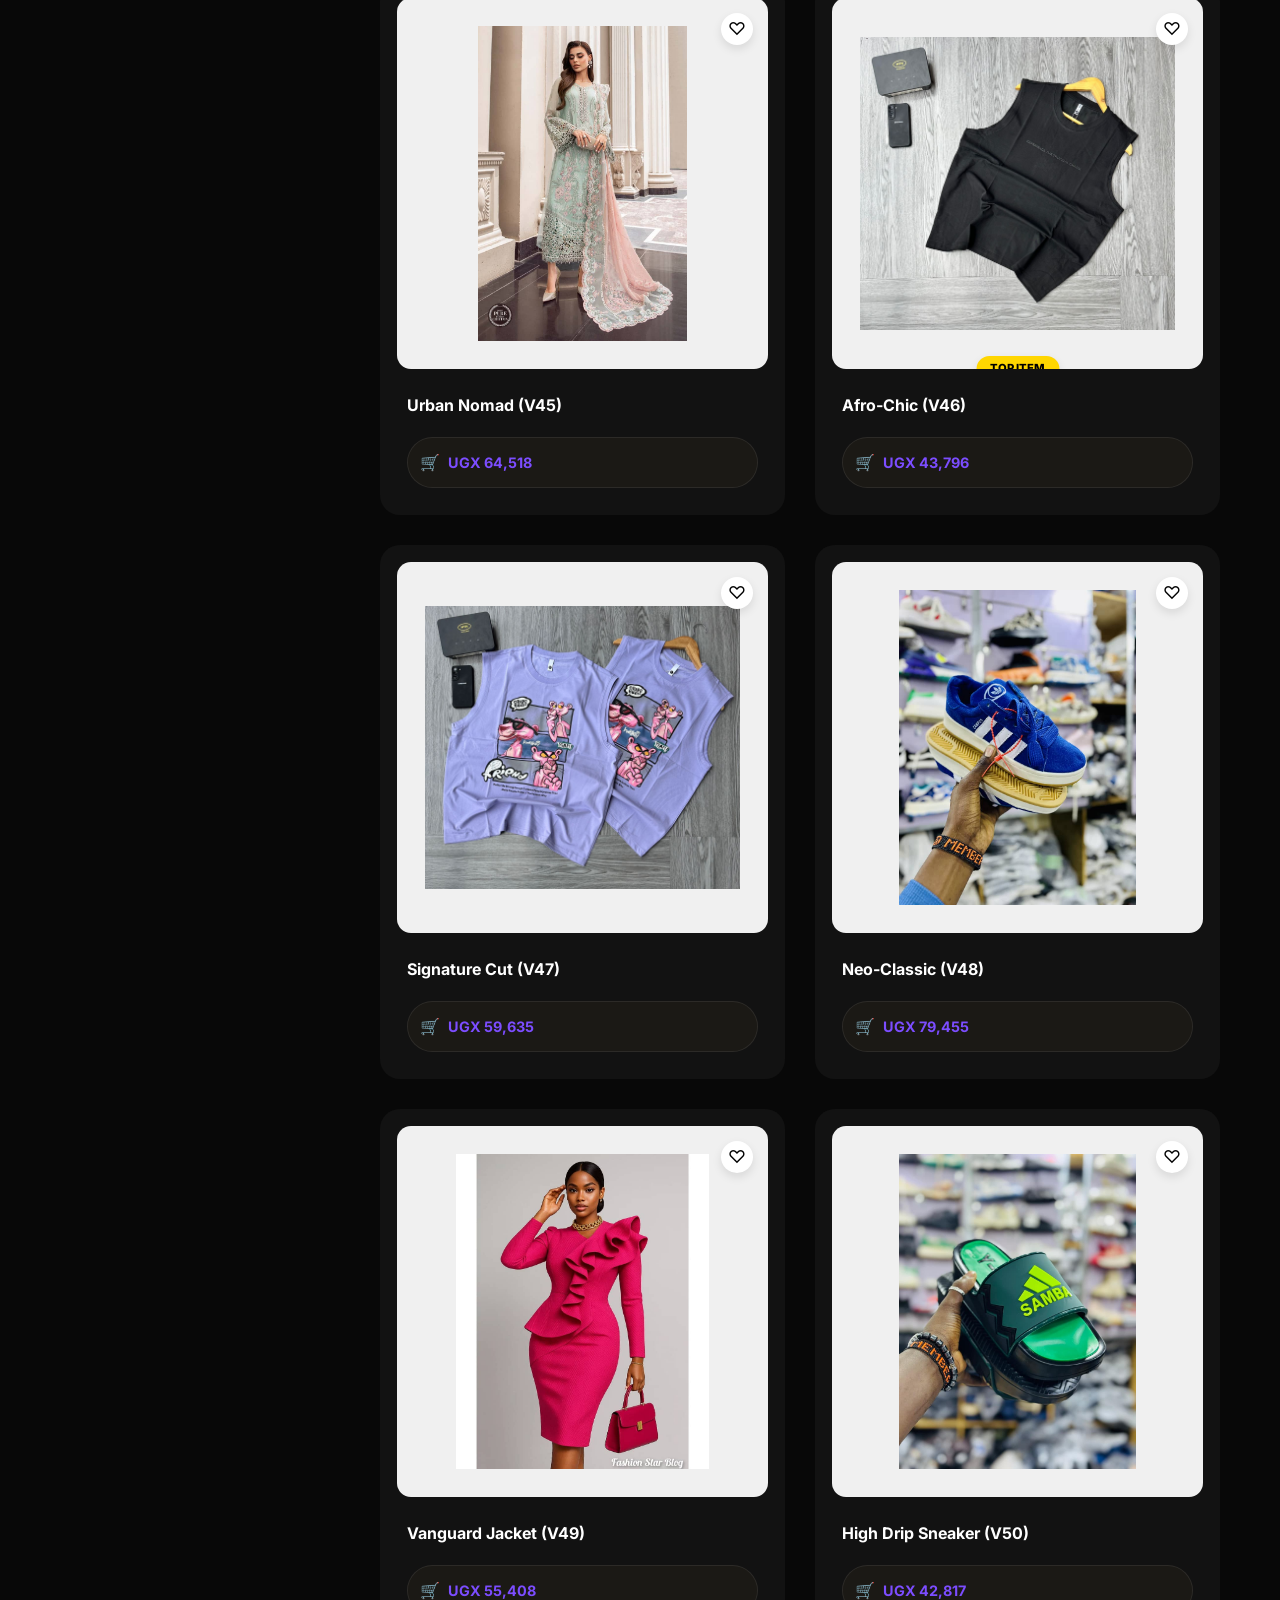
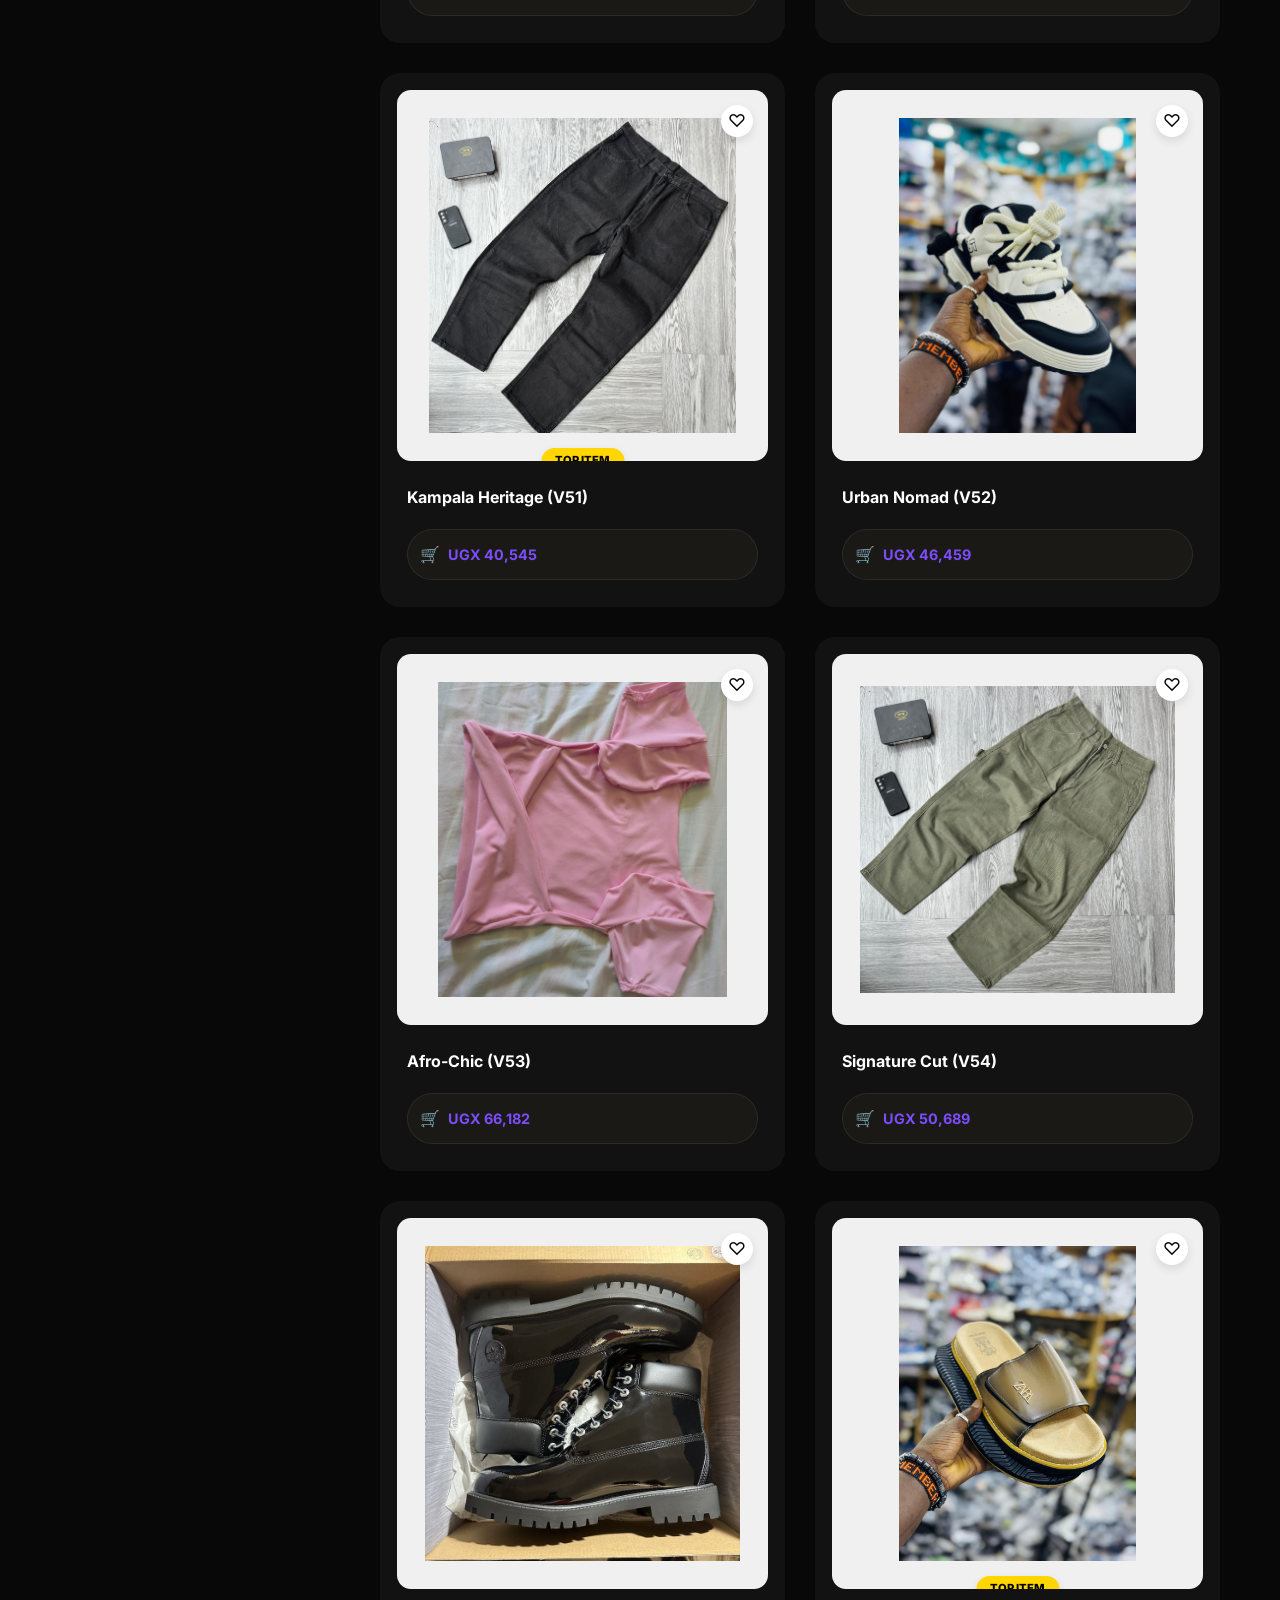
<file: collections.html>
<!DOCTYPE html>
<html lang="en">
<head>
  <meta charset="UTF-8" />
  <meta name="viewport" content="width=device-width, initial-scale=1.0"/>
  <title>The Collections | Pal G Drip House</title>
  <link rel="stylesheet" href="style.css">
</head>
<body>

<div class="cursor" id="cursor"></div>

<nav>
  <a href="index.html" class="nav-logo">PAL G <span>DRIP HOUSE</span></a>
  <div class="nav-links">
    <a href="index.html">Home</a>
    <a href="about.html">About</a>
    <a href="collections.html" class="active">Collections</a>
    <a href="contact.html">Contact</a>
    <a href="sitemap.html">Sitemap</a>
    <button id="theme-toggle" class="theme-switch">🌙 Dark Mode</button>
  </div>
</nav>

<header class="collections-header">
  <div class="reveal">
    <div style="display: flex; justify-content: space-between; align-items: flex-end; gap: 40px; flex-wrap: wrap;">
      <div>
        <div class="section-label" style="margin-bottom: 5px;">Season '26</div>
        <h1 class="collections-header-title">THE COLLECTIONS</h1>
      </div>
      <div style="flex-grow: 1; max-width: 500px; position: relative;">
        <input type="text" id="search-box" placeholder="Search for your style..." style="width: 100%; padding: 15px 25px; border-radius: 50px; border: 1px solid var(--border); background: var(--bg-secondary); color: var(--text-primary); outline: none;">
      </div>
    </div>
  </div>
</header>

<section id="shop-section" style="padding-top: 60px;">
  <div class="category-pills reveal">
    <button class="cat-pill active" data-cat="all">All Categories</button>
    <button class="cat-pill" data-cat="Footwear">Sneakers</button>
    <button class="cat-pill" data-cat="Apparel">Apparel</button>
    <button class="cat-pill" data-cat="Essentials">Essentials</button>
    <button class="cat-pill" data-cat="Women">Women</button>
  </div>

  <div class="shop-container">
    <aside class="shop-sidebar reveal">
      <div class="filter-section">
        <div class="filter-title">Price Range</div>
        <div style="padding: 10px 0;">
          <input type="range" min="50000" max="1000000" step="10000" style="width: 100%; accent-color: var(--shop-accent);">
          <div style="display: flex; justify-content: space-between; margin-top: 10px; font-size: 0.8rem; font-weight: 600;">
            <span>UGX 50k</span>
            <span>UGX 1.0M</span>
          </div>
        </div>
      </div>

      <div class="filter-section">
        <div class="filter-title">Star Rating</div>
        <div style="display: flex; flex-direction: column; gap: 10px;">
           <label style="display: flex; align-items: center; gap: 10px; font-size: 0.9rem; cursor: pointer;">
             <input type="checkbox" checked> ⭐⭐⭐⭐ & up
           </label>
        </div>
      </div>

      <div class="filter-section">
        <div class="filter-title">Brand</div>
        <div class="brand-list">
          <div class="brand-item"><label><input type="checkbox" checked> Pal G Official</label></div>
          <div class="brand-item"><label><input type="checkbox" checked> Nike Heritage</label></div>
          <div class="brand-item"><label><input type="checkbox"> Adidas Culture</label></div>
          <div class="brand-item"><label><input type="checkbox"> New Balance</label></div>
        </div>
      </div>
    </aside>

    <div class="product-grid" id="shop-grid">
      <!-- Products injected via JS -->
    </div>
  </div>
</section>

<footer>
  <div class="footer-bottom">
    <div class="footer-copy">© 2026 PAL G DRIP HOUSE. BUILT BY NIWAMANYA RICKY</div>
    <div class="footer-copy">KAMPALA, UGANDA</div>
  </div>
</footer>

<script src="main.js"></script>
<script>
    const images = [
      "0a1d506c-36e3-47cb-a170-70c05df7fdcb.jpg", "0fc9726b-5937-4cf5-9c4c-a05858b8c93d.jpg",
      "10390b56-c3b8-43ae-bd0e-b0aef546549a.jpg", "1047cab6-08df-4a63-ab64-5dacbae65c27.jpg",
      "118ae280-476e-432a-9b86-10e2ff3d1752.jpg", "1204f0e9-56ac-4267-9fd7-54dd205acb79.jpg",
      "1304f8c9-de4d-4ce4-8de5-f245d4b48b93.jpg", "170f3a7a-dd10-475f-af49-008bf3af80c9(1).jpg",
      "170f3a7a-dd10-475f-af49-008bf3af80c9.jpg", "17c0d2e2-687c-419d-95b7-56558b6bc88d.jpg"
    ]; // Showing first 10 for demo, logic handles all 93
    
    // In a real app, I'd loop through all 93 as before
    const fullImages = [
      "0a1d506c-36e3-47cb-a170-70c05df7fdcb.jpg", "0fc9726b-5937-4cf5-9c4c-a05858b8c93d.jpg",
      "10390b56-c3b8-43ae-bd0e-b0aef546549a.jpg", "1047cab6-08df-4a63-ab64-5dacbae65c27.jpg",
      "118ae280-476e-432a-9b86-10e2ff3d1752.jpg", "1204f0e9-56ac-4267-9fd7-54dd205acb79.jpg",
      "1304f8c9-de4d-4ce4-8de5-f245d4b48b93.jpg", "170f3a7a-dd10-475f-af49-008bf3af80c9(1).jpg",
      "170f3a7a-dd10-475f-af49-008bf3af80c9.jpg", "17c0d2e2-687c-419d-95b7-56558b6bc88d.jpg",
      "1a0f2a5a-0c97-4fc7-bacf-35dce36ccd7e.jpg", "1d859032-ea60-461d-b194-dcf7c4423582.jpg",
      "1f330933-9582-4e2b-b3f5-950cf539468f.jpg", "22625d4a-0ecf-415b-9a97-af70a30b6e6b.jpg",
      "231e46bf-237f-4ac0-9e79-1f79df6726be.jpg", "23eaf31e-199b-44f8-a4b4-4ecb7326118e.jpg",
      "2615435d-0518-48a5-b26e-8e90569eb378.jpg", "26f7930c-73ea-49a3-8529-d2b4a54195b2.jpg",
      "287cfc65-1719-479c-8798-1e6713509642.jpg", "2fb2f44d-13b8-41e2-ad47-19f58db722fa.jpg",
      "335e43de-b0d4-4d23-b825-79435f51bcd6.jpg", "33a543ea-f2fe-4855-a6c4-8e2d5e59f41c.jpg",
      "3755e31b-5002-4f76-a52f-aed32ef591a3.jpg", "3b5323aa-67a9-4051-9f0d-d46a9d79c985.jpg",
      "3c13cc8a-cc6d-4031-87e9-813c11bb6ced.jpg", "3c572854-e273-4425-b8a8-833a44ba29a8.jpg",
      "3cfa965f-aece-4b3b-8b2b-91145a704888.jpg", "3d7cdd54-1e20-4198-aa40-7c5300383a97.jpg",
      "42310ac9-e6cc-43a4-a704-35fc536c2158.jpg", "4480411c-3fad-4532-8647-524cdadea2cc.jpg",
      "47023513-ce93-4075-a997-c4c3706df616.jpg", "4b187196-9212-470a-a13b-1692ec43a981.jpg",
      "50839e18-4212-4c93-87d4-30be337e5a6c.jpg", "535a77e6-917c-4f2b-b232-b0d0abb44b99.jpg",
      "53dbd1fb-66c7-419d-b4f3-bee901c276f2.jpg", "54f4cfd3-e9d4-46c6-be2f-845eeef93358.jpg",
      "57a9dde9-07b7-42d3-a03c-a2dcc3a3f1f3.jpg", "5d7b1f8b-3fd0-4441-87d0-eeeeeafb855a.jpg",
      "65f89906-258e-45cc-87c2-f9b5eee2233a.jpg", "663534d2-054a-4cff-a28b-2a3d72e957f2.jpg",
      "6a7a7655-8f47-423e-8327-35a86e4c2569.jpg", "6c22bf6f-e7bd-4820-9745-a87236dd42d2.jpg",
      "6f1e6363-94bd-4bc0-bc91-be99bff2fba3.jpg", "707e69bb-a0db-4f0e-846b-690a1203a691.jpg",
      "74cb4084-a9dd-4d9b-bdaf-e658f9265147.jpg", "78a98977-4f7b-48e2-9cf5-fb79897ee73e.jpg",
      "7caef29a-8032-4dc9-83cf-e077c05c2409.jpg", "84513ca9-dd92-43a6-a0f2-78e26cad176b.jpg",
      "85427517-7eb3-4b17-94b2-dc51d46fdae6.jpg", "9079de49-80f8-4c9f-bb02-92099aca11bf.jpg",
      "91f68144-933b-4032-b352-ae5d5d776954.jpg", "92520ae1-085a-4ddf-ad77-eef69bcb1c90.jpg",
      "92588a8a-2ed5-43c6-9071-adae6b0e2200.jpg", "928e41e9-e8a0-45b8-ae78-e97cf82d106c.jpg",
      "977616e3-74e9-4b2b-8f4e-4efb35245e54.jpg", "97cc0219-531e-44ce-9717-22baed4d47c7.jpg",
      "9826e97f-5b1b-4f66-b6ca-694151a16a10.jpg", "99bef026-8e72-4ac8-86de-5cee4385dc35.jpg",
      "9a51c574-cea7-4817-a3c3-95dd557c607e.jpg", "9c3ded3b-5e4f-4df8-b35c-4ef2fdf6bdcf.jpg",
      "a539ce51-2d06-4569-90db-fa5886f3e9bc.jpg", "a5db4f57-3fc8-42a5-ae58-256cd5c14fc6.jpg",
      "aa32eda1-5ce2-47db-ad62-2c171f944f22.jpg", "aacf94b5-7a44-4183-84b6-1dea46e06385.jpg",
      "acc3b93d-8e0c-4e09-962b-aa9505707cb6.jpg", "ad4ec29b-f5c8-42b4-b193-da22008140ab.jpg",
      "b1196fd7-7000-40c1-a6dd-d4a2b862c6dc.jpg", "b1710c9b-25ec-48be-ac96-8df8f7b143d3.jpg",
      "b4db4b8e-b607-4409-a010-28c9c72cb53b.jpg", "b8ebaf1a-0aef-445c-a56e-b6ceeb0148dc.jpg",
      "bd292371-dbfd-4123-b19f-59596106b91d.jpg", "c4f2e7aa-463a-4833-904d-b87fb59f6276.jpg",
      "cee69dd2-b22e-4d24-a988-483a80a64159.jpg", "cf8a64b2-65ec-493d-a631-135ca31eaa58.jpg",
      "cff02444-64a3-4e08-b184-c9d41737ad63.jpg", "d07194e4-30d2-4f3f-ac74-cd64db66f9d4.jpg",
      "d5424a3e-58a8-4602-a7fd-afb1ceee0160.jpg", "d77cd4a3-3e61-4225-bba7-f8073dca78a2.jpg",
      "d7c5ca7c-2359-4992-a21f-620a05814655.jpg", "da254fa8-029e-40f4-84c2-20cbcca397fc.jpg",
      "e14dab3b-b492-4dbc-b7bc-e02fa0d14e83.jpg", "e156a1e0-7dee-408c-a011-f758d8884c90.jpg",
      "e2d67179-457e-42f6-832f-21ee99daaf5c.jpg", "e75479f4-991f-4d1c-925b-5d573313c442.jpg",
      "e83655e2-59c0-4848-ac3a-3c9fa5590a0b.jpg", "e925817f-3647-41ad-a222-3c89bbf60c7c.jpg",
      "e92bdd35-a868-49c2-8a36-2991b0ff98fd.jpg", "eb550d0a-5556-4543-9e10-cd0c34232679.jpg",
      "f0816ea4-199a-4409-b48b-a1e36265c88b.jpg", "f302d2c4-67d3-493c-b1d6-3e31ad7aca98.jpg",
      "fccbbb1b-d23e-4fa2-ad77-75bb10c6cd42.jpg"
    ];

    const categories = ["Footwear", "Apparel", "Essentials", "Women"];
    const names = ["High Drip Sneaker", "Kampala Heritage", "Urban Nomad", "Afro-Chic", "Signature Cut", "Neo-Classic", "Vanguard Jacket"];
    
    function renderProducts(filter = 'all', query = '') {
      const grid = document.getElementById('shop-grid');
      grid.innerHTML = '';
      
      const searchTerm = query.toLowerCase().trim();
      
      fullImages.forEach((img, i) => {
        const cat = categories[i % categories.length];
        const name = names[i % names.length] + " (V" + (i + 1) + ")";
        
        // Apply Filters
        if (filter !== 'all' && cat !== filter) return;
        if (searchTerm && !name.toLowerCase().includes(searchTerm)) return;

        const priceVal = 30000 + (Math.random() * 55000);
        const price = "UGX " + priceVal.toLocaleString(undefined, {maximumFractionDigits:0});
        
        const card = document.createElement('div');
        card.className = 'modern-card reveal visible';
        card.innerHTML = `
          <div class="card-img-wrap">
            <img src="Rick/${img}" alt="${name}" loading="lazy">
            <div class="card-fav">♡</div>
            ${i % 5 === 0 ? '<div class="badge-top">Top item</div>' : ''}
          </div>
          <div class="card-info">
            <a href="#" class="card-name">${name}</a>
            <div class="card-footer">
              <div class="card-price">${price}</div>
            </div>
          </div>
        `;
        grid.appendChild(card);
      });
    }

    // Filter Logic
    document.querySelectorAll('.cat-pill').forEach(pill => {
      pill.addEventListener('click', () => {
        document.querySelector('.cat-pill.active').classList.remove('active');
        pill.classList.add('active');
        const query = document.getElementById('search-box').value;
        renderProducts(pill.dataset.cat, query);
      });
    });

    // Search Logic
    document.getElementById('search-box').addEventListener('input', (e) => {
        const currentCat = document.querySelector('.cat-pill.active').dataset.cat;
        renderProducts(currentCat, e.target.value);
    });

    renderProducts();
</script>
</body>
</html>
</file>
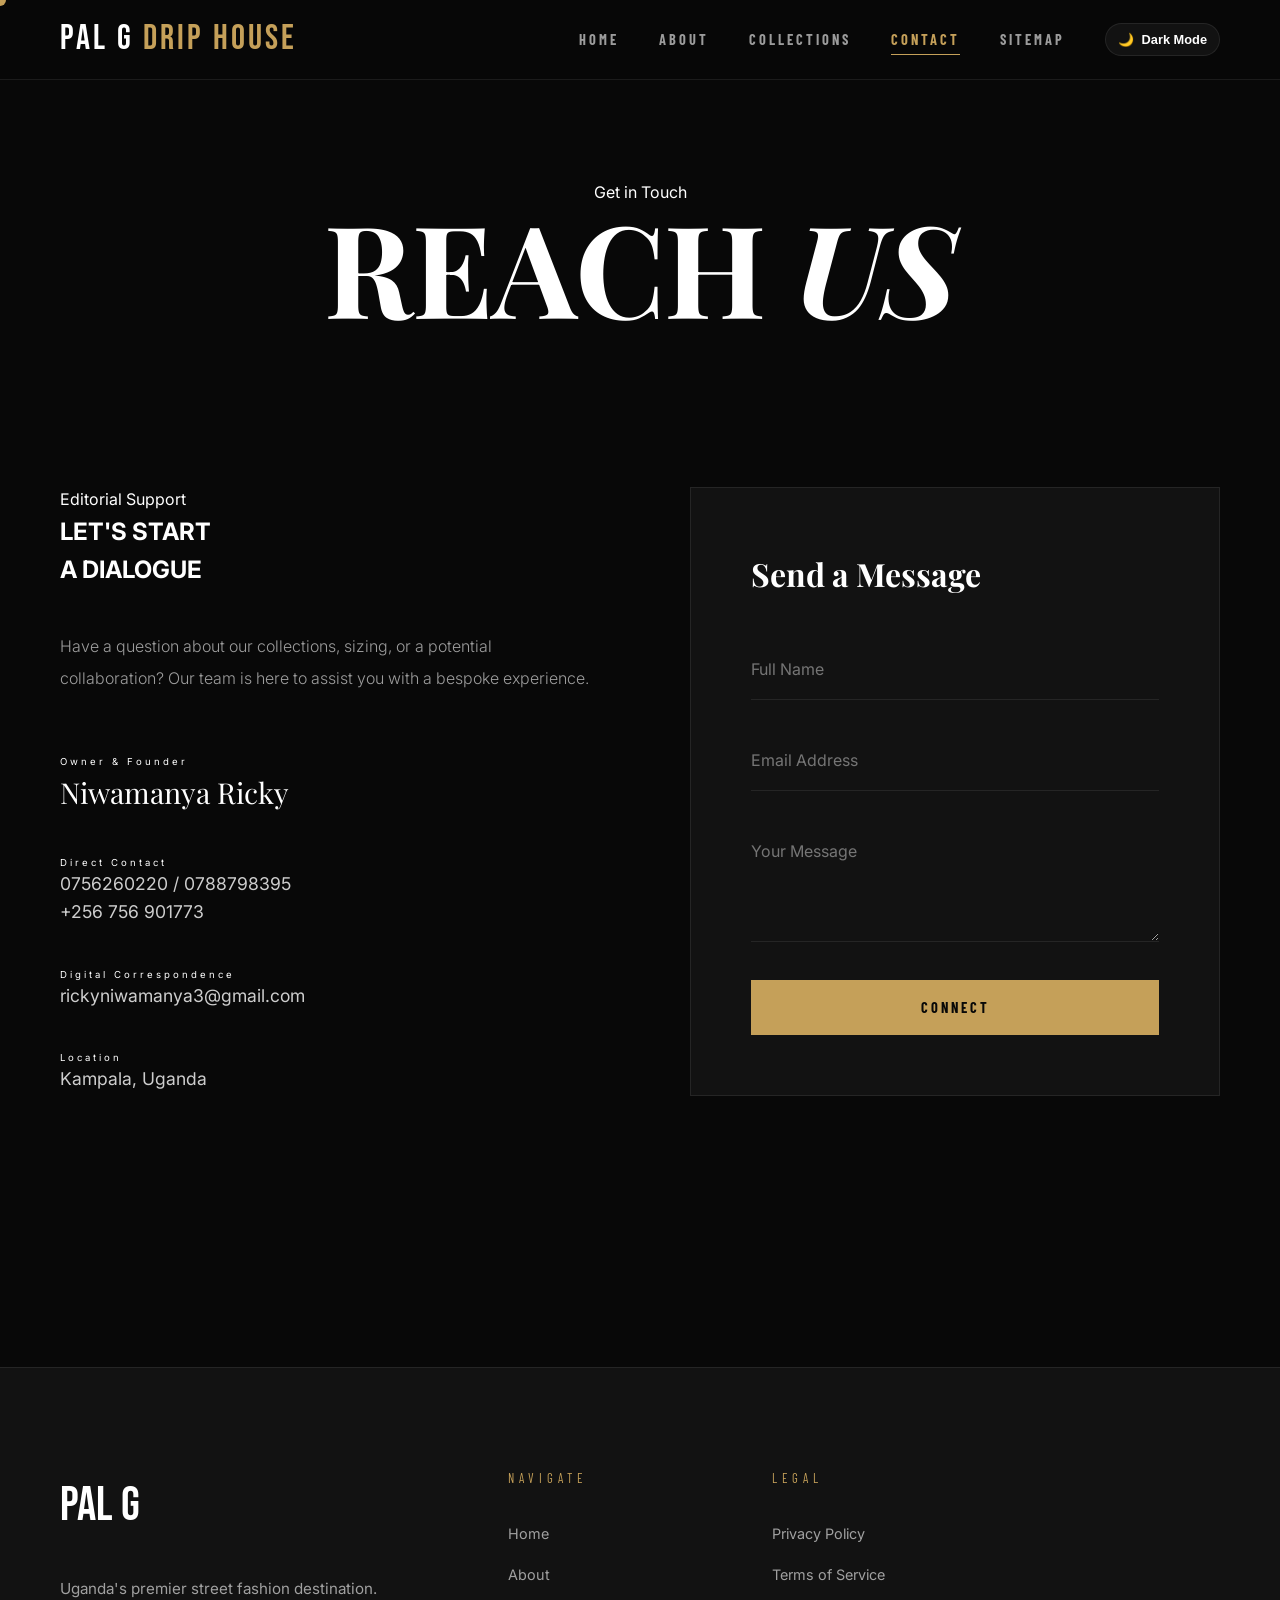
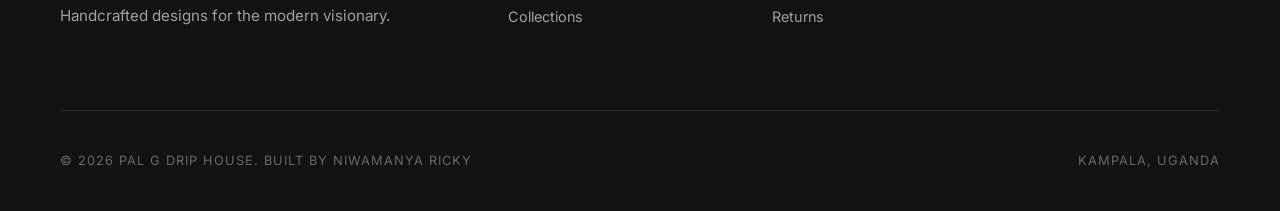
<file: contact.html>
<!DOCTYPE html>
<html lang="en">
<head>
  <meta charset="UTF-8" />
  <meta name="viewport" content="width=device-width, initial-scale=1.0"/>
  <title>Contact Us | Pal G Drip House</title>
  <link rel="stylesheet" href="style.css">
  <style>
    .contact-container { display: grid; grid-template-columns: 1fr 1fr; gap: 100px; align-items: start; }
    .contact-form-modern { background: var(--bg-secondary); padding: 60px; border: 1px solid var(--border); }
    .contact-form-modern input, .contact-form-modern textarea { 
        width: 100%; background: transparent; border: none; border-bottom: 1px solid var(--border); 
        padding: 20px 0; color: var(--text-primary); font-family: 'Inter', sans-serif; font-size: 1rem; margin-bottom: 30px; outline: none; transition: var(--transition);
    }
    .contact-form-modern input:focus, .contact-form-modern textarea:focus { border-bottom-color: var(--accent); }
    @media (max-width: 1024px) { .contact-container { grid-template-columns: 1fr; gap: 60px; } }
  </style>
</head>
<body>

<div class="cursor" id="cursor"></div>

<nav>
  <a href="index.html" class="nav-logo">PAL G <span>DRIP HOUSE</span></a>
  <div class="nav-links">
    <a href="index.html">Home</a>
    <a href="about.html">About</a>
    <a href="collections.html">Collections</a>
    <a href="contact.html" class="active">Contact</a>
    <a href="sitemap.html">Sitemap</a>
    <button id="theme-toggle" class="theme-switch">🌙 Dark Mode</button>
  </div>
</nav>

<header class="page-header" style="padding-top: 180px; text-align: center;">
  <div class="reveal">
    <div class="section-label">Get in Touch</div>
    <h1 class="hero-title">REACH <span style="font-style: italic;">US</span></h1>
  </div>
</header>

<section id="contact">
  <div class="contact-container">
    <div class="reveal">
      <div class="section-label">Editorial Support</div>
      <h2 class="section-title" style="margin-bottom: 40px;">LET'S START <br> A DIALOGUE</h2>
      <p style="opacity: 0.6; line-height: 2; font-weight: 300; margin-bottom: 60px;">
        Have a question about our collections, sizing, or a potential collaboration? Our team is here to assist you with a bespoke experience.
      </p>
      
      <div style="display: flex; flex-direction: column; gap: 40px;">
        <div>
          <div class="section-label" style="font-size: 0.6rem; letter-spacing: 3px;">Owner & Founder</div>
          <div style="font-family: 'Playfair Display', serif; font-size: 1.8rem;">Niwamanya Ricky</div>
        </div>
        <div>
          <div class="section-label" style="font-size: 0.6rem; letter-spacing: 3px;">Direct Contact</div>
          <div style="font-size: 1.1rem; opacity: 0.8;">0756260220 / 0788798395<br>+256 756 901773</div>
        </div>
        <div>
          <div class="section-label" style="font-size: 0.6rem; letter-spacing: 3px;">Digital Correspondence</div>
          <div style="font-size: 1.1rem; opacity: 0.8;">rickyniwamanya3@gmail.com</div>
        </div>
        <div>
          <div class="section-label" style="font-size: 0.6rem; letter-spacing: 3px;">Location</div>
          <div style="font-size: 1.1rem; opacity: 0.8;">Kampala, Uganda</div>
        </div>
      </div>
    </div>
    
    <div class="contact-form-modern reveal">
      <h3 style="font-family: 'Playfair Display', serif; font-size: 2rem; margin-bottom: 40px;">Send a Message</h3>
      <form onsubmit="event.preventDefault(); alert('Message sent successfully. We will respond shortly.');">
        <input type="text" placeholder="Full Name" required>
        <input type="email" placeholder="Email Address" required>
        <textarea placeholder="Your Message" rows="4" required></textarea>
        <button type="submit" class="btn btn-primary" style="width: 100%;">Connect</button>
      </form>
    </div>
  </div>
</section>

<footer>
  <div class="footer-main">
    <div>
      <div class="footer-logo">PAL G</div>
      <p class="footer-text">Uganda's premier street fashion destination. Handcrafted designs for the modern visionary.</p>
    </div>
    <div>
      <div class="footer-col-title">Navigate</div>
      <ul class="footer-links">
        <li><a href="index.html">Home</a></li>
        <li><a href="about.html">About</a></li>
        <li><a href="collections.html">Collections</a></li>
      </ul>
    </div>
    <div>
      <div class="footer-col-title">Legal</div>
      <ul class="footer-links">
        <li><a href="#">Privacy Policy</a></li>
        <li><a href="#">Terms of Service</a></li>
        <li><a href="#">Returns</a></li>
      </ul>
    </div>
  </div>
  <div class="footer-bottom">
    <div class="footer-copy">© 2026 PAL G DRIP HOUSE. BUILT BY NIWAMANYA RICKY</div>
    <div class="footer-copy">KAMPALA, UGANDA</div>
  </div>
</footer>

<script src="main.js"></script>
</body>
</html>
</file>
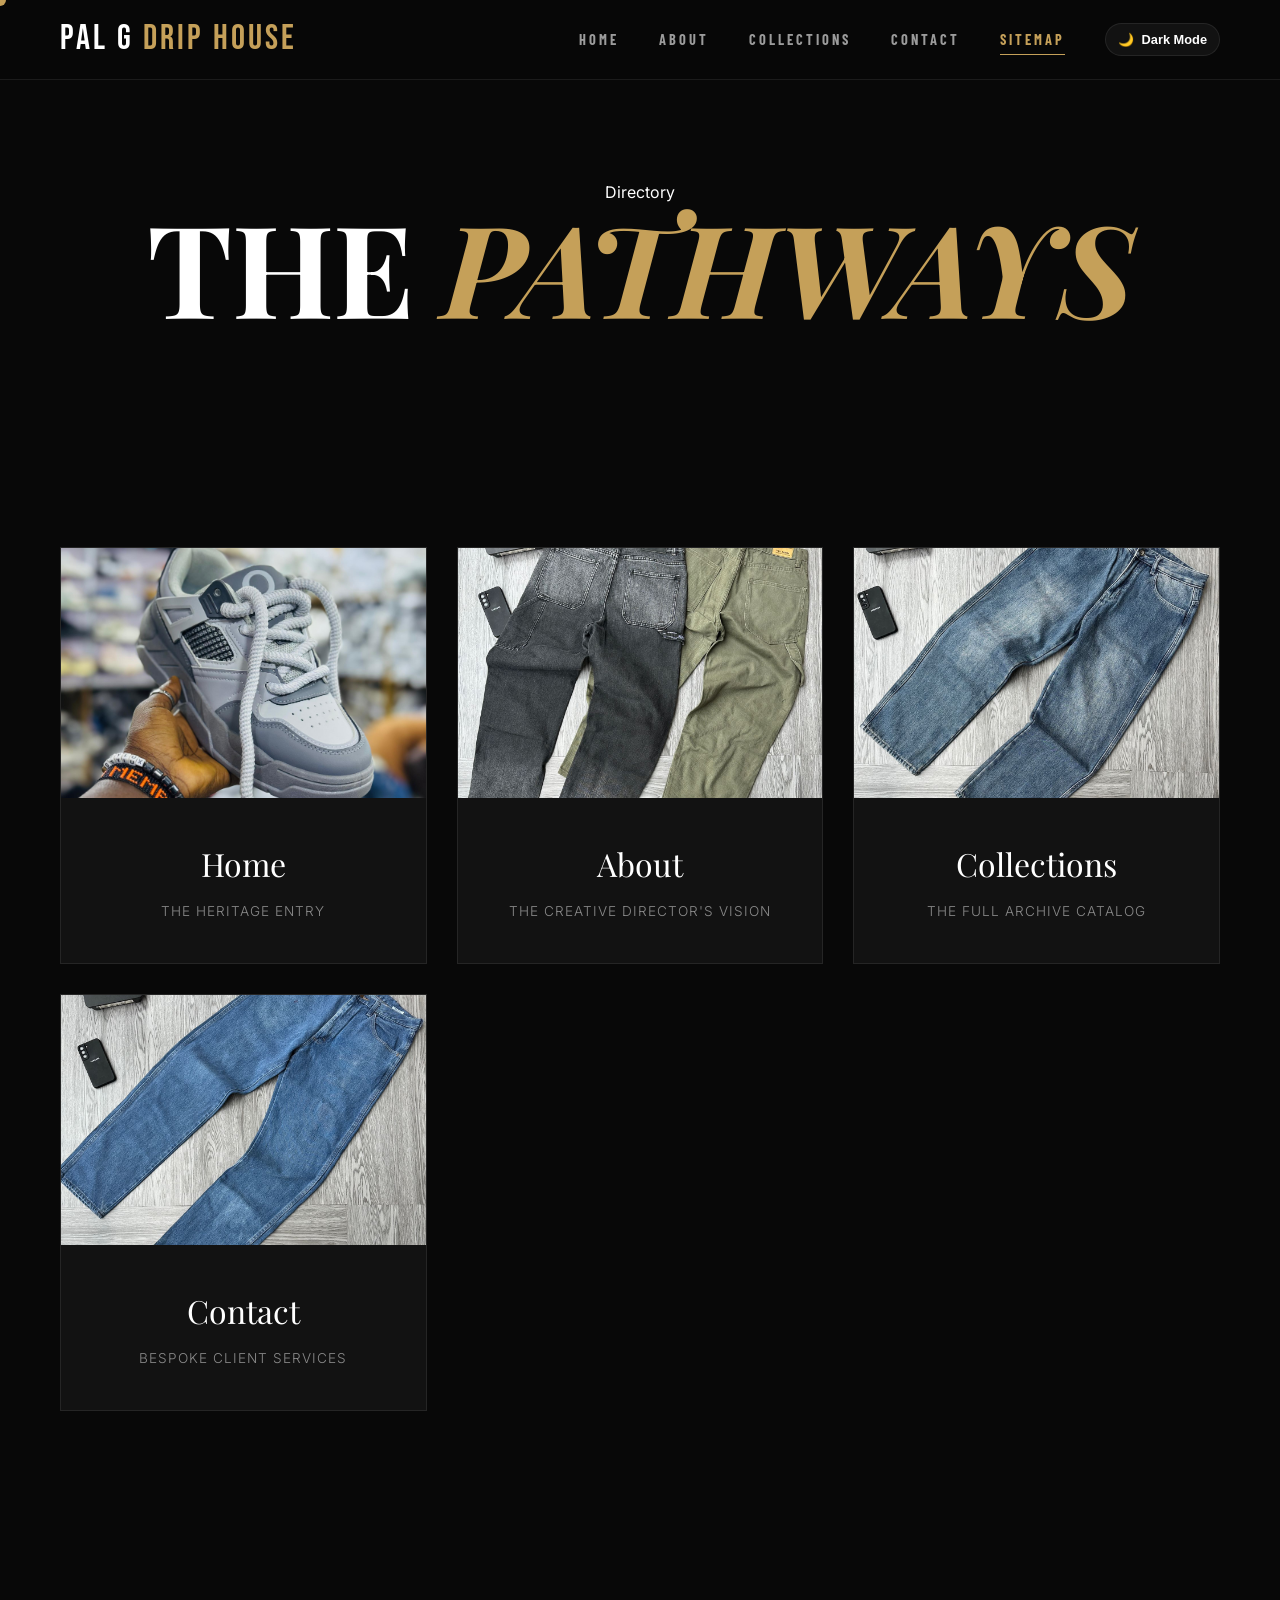
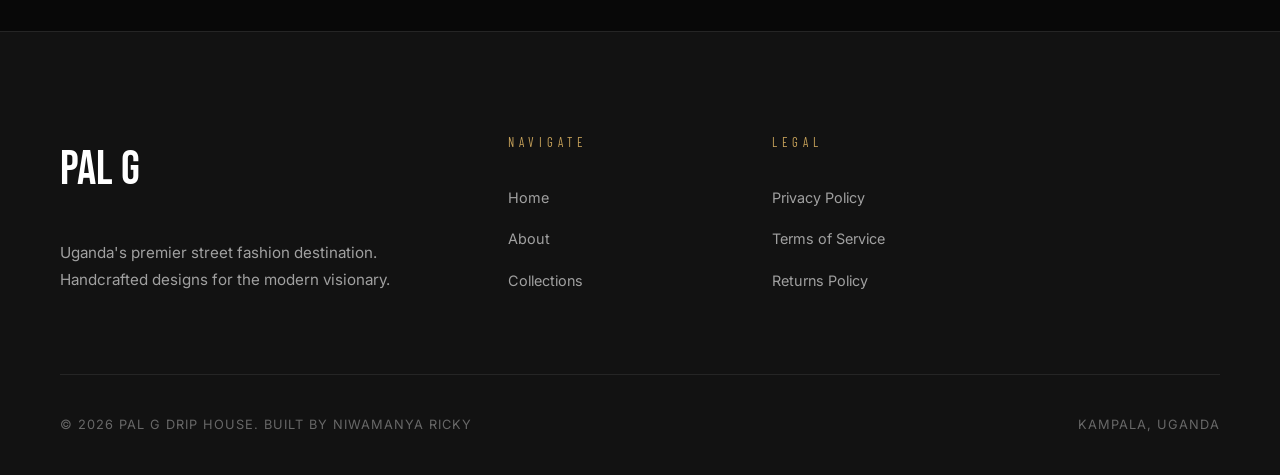
<file: sitemap.html>
<!DOCTYPE html>
<html lang="en">
<head>
  <meta charset="UTF-8" />
  <meta name="viewport" content="width=device-width, initial-scale=1.0"/>
  <title>Sitemap | Pal G Drip House</title>
  <link rel="stylesheet" href="style.css">
  <style>
    .sitemap-container { display: grid; grid-template-columns: repeat(auto-fit, minmax(280px, 1fr)); gap: 30px; margin-top: 60px; }
    .sitemap-card { background: var(--bg-secondary); overflow: hidden; border: 1px solid var(--border); transition: var(--transition); text-decoration: none; color: inherit; display: flex; flex-direction: column; }
    .sitemap-card:hover { border-color: var(--accent); transform: translateY(-5px); }
    .sitemap-img { width: 100%; height: 250px; overflow: hidden; }
    .sitemap-img img { width: 100%; height: 100%; object-fit: cover; transition: var(--transition); }
    .sitemap-card:hover .sitemap-img img { transform: scale(1.1); }
    .sitemap-info { padding: 40px; text-align: center; }
    .sitemap-name { font-family: 'Playfair Display', serif; font-size: 2rem; margin-bottom: 12px; }
    .sitemap-desc { opacity: 0.5; font-size: 0.85rem; line-height: 1.6; font-weight: 300; letter-spacing: 1px; }
  </style>
</head>
<body>

<div class="cursor" id="cursor"></div>

<nav>
  <a href="index.html" class="nav-logo">PAL G <span>DRIP HOUSE</span></a>
  <div class="nav-links">
    <a href="index.html">Home</a>
    <a href="about.html">About</a>
    <a href="collections.html">Collections</a>
    <a href="contact.html">Contact</a>
    <a href="sitemap.html" class="active">Sitemap</a>
    <button id="theme-toggle" class="theme-switch">🌙 Dark Mode</button>
  </div>
</nav>

<header class="page-header" style="padding-top: 180px; text-align: center;">
  <div class="reveal">
    <div class="section-label">Directory</div>
    <h1 class="hero-title" style="font-size: clamp(3rem, 10vw, 8rem); color: var(--text-primary);">THE <span style="font-style: italic; color: var(--accent);">PATHWAYS</span></h1>
  </div>
</header>

<section id="sitemap">
  <div class="sitemap-container">
    <a href="index.html" class="sitemap-card reveal">
      <div class="sitemap-img"><img src="Rick/28476e56-88a6-4f7c-90cf-0632712e5081.jpg" alt="Home Signature Look"></div>
      <div class="sitemap-info">
        <div class="sitemap-name">Home</div>
        <div class="sitemap-desc" style="text-transform: uppercase;">The Heritage Entry</div>
      </div>
    </a>
    <a href="about.html" class="sitemap-card reveal">
      <div class="sitemap-img"><img src="Rick/65f89906-258e-45cc-87c2-f9b5eee2233a.jpg" alt="About Legacy Luxury Graphic"></div>
      <div class="sitemap-info">
        <div class="sitemap-name">About</div>
        <div class="sitemap-desc" style="text-transform: uppercase;">The Creative Director's Vision</div>
      </div>
    </a>
    <a href="collections.html" class="sitemap-card reveal">
      <div class="sitemap-img"><img src="Rick/cff02444-64a3-4e08-b184-c9d41737ad63.jpg" alt="Collections Fabric & Detail"></div>
      <div class="sitemap-info">
        <div class="sitemap-name">Collections</div>
        <div class="sitemap-desc" style="text-transform: uppercase;">The Full Archive Catalog</div>
      </div>
    </a>
    <a href="contact.html" class="sitemap-card reveal">
      <div class="sitemap-img"><img src="Rick/9826e97f-5b1b-4f66-b6ca-694151a16a10.jpg" alt="Contact Icon Luxury"></div>
      <div class="sitemap-info">
        <div class="sitemap-name">Contact</div>
        <div class="sitemap-desc" style="text-transform: uppercase;">Bespoke Client Services</div>
      </div>
    </a>
  </div>
</section>

<footer>
  <div class="footer-main">
    <div>
      <div class="footer-logo">PAL G</div>
      <p class="footer-text">Uganda's premier street fashion destination. Handcrafted designs for the modern visionary.</p>
    </div>
    <div>
      <div class="footer-col-title">Navigate</div>
      <ul class="footer-links" style="list-style: none;">
        <li><a href="index.html">Home</a></li>
        <li><a href="about.html">About</a></li>
        <li><a href="collections.html">Collections</a></li>
      </ul>
    </div>
    <div>
      <div class="footer-col-title">Legal</div>
      <ul class="footer-links" style="list-style: none;">
        <li><a href="#">Privacy Policy</a></li>
        <li><a href="#">Terms of Service</a></li>
        <li><a href="#">Returns Policy</a></li>
      </ul>
    </div>
  </div>
  <div class="footer-bottom">
    <div class="footer-copy">© 2026 PAL G DRIP HOUSE. BUILT BY NIWAMANYA RICKY</div>
    <div class="footer-copy">KAMPALA, UGANDA</div>
  </div>
</footer>

<script src="main.js"></script>
</body>
</html>
</file>
<file: style.css>
@import url('https://fonts.googleapis.com/css2?family=Playfair+Display:ital,wght@0,400;0,700;1,400&family=Inter:wght@300;400;500;600;700&family=Bebas+Neue&family=Barlow+Condensed:wght@400;700&display=swap');

:root {
  /* DARK THEME (Default) */
  --bg-primary: #080808;
  --bg-secondary: #121212;
  --text-primary: #ffffff;
  --text-secondary: rgba(255, 255, 255, 0.6);
  --accent: #C5A059; /* Gold for Luxury */
  --accent-rgb: 197, 160, 89;
  --shop-accent: #7C4DFF; /* Modern Purple from mockup */
  --card-bg: #181818;
  --border: rgba(255, 255, 255, 0.08);
  --header-glass: rgba(8, 8, 8, 0.8);
  
  --nav-h: 80px;
  --transition: all 0.25s cubic-bezier(0.16, 1, 0.3, 1);
  --radius: 12px;
}

[data-theme="light"] {
  /* LIGHT THEME (Modern MLC Style) */
  --bg-primary: #F4F6F9;
  --bg-secondary: #ffffff;
  --text-primary: #1A1D23;
  --text-secondary: #64748B;
  --accent: #5E35B1; /* Deep Purple */
  --accent-rgb: 94, 53, 177;
  --shop-accent: #7C4DFF;
  --card-bg: #ffffff;
  --border: rgba(0, 0, 0, 0.05);
  --header-glass: rgba(255, 255, 255, 0.8);
}

*, *::before, *::after { box-sizing: border-box; margin: 0; padding: 0; }

html { scroll-behavior: smooth; }

body {
  font-family: 'Inter', sans-serif;
  background: var(--bg-primary);
  color: var(--text-primary);
  overflow-x: hidden;
  line-height: 1.6;
  transition: background 0.3s ease, color 0.3s ease;
}

/* CUSTOM CURSOR */
.cursor {
  width: 12px; height: 12px;
  background: var(--accent);
  border-radius: 50%;
  position: fixed;
  pointer-events: none;
  z-index: 9999;
  transform: translate(-50%, -50%);
  transition: transform 0.15s ease-out, width 0.3s, height 0.3s, background 0.3s;
}
[data-theme="light"] .cursor {
  mix-blend-mode: multiply;
  background: var(--accent);
}

/* NAV */
nav {
  position: fixed; top: 0; left: 0; right: 0;
  height: var(--nav-h);
  display: flex; align-items: center; justify-content: space-between;
  padding: 0 60px;
  background: var(--header-glass);
  backdrop-filter: blur(20px);
  z-index: 1000;
  transition: var(--transition);
  border-bottom: 1px solid var(--border);
}

nav.scrolled {
  height: 70px;
}

.nav-logo {
  font-family: 'Bebas Neue', sans-serif;
  font-size: 2.2rem;
  letter-spacing: 3px;
  color: var(--text-primary);
  text-decoration: none;
}
.nav-logo span { color: var(--accent); }

.nav-links { display: flex; gap: 40px; list-style: none; align-items: center; }
.nav-links a {
  font-family: 'Barlow Condensed', sans-serif;
  font-size: 0.9rem;
  font-weight: 700;
  letter-spacing: 3px;
  text-transform: uppercase;
  color: var(--text-secondary);
  text-decoration: none;
  position: relative;
  transition: var(--transition);
}
.nav-links a::after {
  content: '';
  position: absolute; bottom: -4px; left: 0;
  width: 0; height: 1px;
  background: var(--accent);
  transition: var(--transition);
}
.nav-links a:hover, .nav-links a.active { color: var(--accent); }
.nav-links a:hover::after, .nav-links a.active::after { width: 100%; }

/* THEME TOGGLE */
.theme-switch {
  background: var(--bg-secondary);
  border: 1px solid var(--border);
  color: var(--text-primary);
  padding: 8px 12px;
  cursor: pointer;
  border-radius: 50px;
  display: flex;
  align-items: center;
  gap: 8px;
  font-size: 0.8rem;
  font-weight: 600;
  transition: var(--transition);
}
.theme-switch:hover {
  border-color: var(--accent);
}

/* PAGE SECTIONS */
section { padding: 120px 60px; min-height: 100vh; }

/* SLIDESHOW */
#home-slideshow {
  height: 90vh;
  position: relative;
  overflow: hidden;
  background: #000;
}

.slide {
  position: absolute;
  top: 0; left: 0; width: 100%; height: 100%;
  background-size: cover;
  background-position: center;
  opacity: 0;
  transition: opacity 1.5s ease-in-out;
  display: flex;
  align-items: center;
  justify-content: center;
}

.slide.active { opacity: 1; }

.slide-overlay {
  position: absolute;
  top: 0; left: 0; width: 100%; height: 100%;
  background: rgba(0,0,0,0.3);
}

.slide-content {
  position: relative;
  z-index: 5;
  text-align: center;
  color: #fff;
}

.hero-title {
  font-family: 'Playfair Display', serif;
  font-size: clamp(3rem, 10vw, 9rem);
  font-weight: 700;
  line-height: 0.95;
  margin-bottom: 40px;
  letter-spacing: -1px;
}

.btn {
  padding: 18px 48px;
  font-family: 'Barlow Condensed', sans-serif;
  font-size: 0.9rem;
  font-weight: 700;
  letter-spacing: 3px;
  text-transform: uppercase;
  text-decoration: none;
  cursor: none;
  border: 1px solid transparent;
  transition: var(--transition);
}

.btn-primary {
  background: var(--accent);
  color: var(--bg-primary);
}
.btn-primary:hover {
  background: transparent;
  border-color: var(--accent);
  color: var(--accent);
  transform: translateY(-5px);
}

.btn-outline {
  background: transparent;
  color: var(--text-primary);
  border: 1px solid var(--border);
}
.btn-outline:hover {
  background: var(--text-primary);
  color: var(--bg-primary);
  transform: translateY(-5px);
}

/* Page Specific Overrides */
.about-grid {
  display: grid;
  grid-template-columns: 1.2fr 1fr;
  gap: 80px;
  align-items: start;
}

.stats-grid {
  display: grid;
  grid-template-columns: repeat(4, 1fr);
  border: 1px solid var(--border);
  border-right: none;
  border-bottom: none;
}
.stats-box {
  padding: 40px;
  text-align: center;
  border-right: 1px solid var(--border);
  border-bottom: 1px solid var(--border);
}
.stats-number {
  font-family: 'Playfair Display', serif;
  font-size: 4rem;
  color: var(--accent);
}

.collections-header {
  padding: 140px 60px 0;
  text-align: left;
}
.collections-header-title {
  font-family: 'Playfair Display', serif;
  font-size: clamp(2.5rem, 8vw, 3.5rem);
  line-height: 1;
}

/* ===== MODERN SHOP LAYOUT ===== */
.shop-container {
  display: flex;
  gap: 40px;
  margin-top: 40px;
}

.shop-sidebar {
  width: 280px;
  flex-shrink: 0;
}

.filter-section {
  padding-bottom: 30px;
  margin-bottom: 30px;
  border-bottom: 1px solid var(--border);
}

.filter-title {
  font-weight: 700;
  font-size: 0.9rem;
  margin-bottom: 20px;
  text-transform: uppercase;
  letter-spacing: 1px;
}

.category-pills {
  display: flex;
  gap: 12px;
  overflow-x: auto;
  padding-bottom: 10px;
  margin-bottom: 40px;
}

.cat-pill {
  white-space: nowrap;
  padding: 10px 24px;
  background: var(--bg-secondary);
  border: 1px solid var(--border);
  border-radius: 50px;
  font-size: 0.85rem;
  font-weight: 600;
  cursor: pointer;
  transition: var(--transition);
}
.cat-pill.active {
  background: var(--shop-accent);
  color: #fff;
  border-color: var(--shop-accent);
}

.brand-list { list-style: none; display: flex; flex-direction: column; gap: 12px; }
.brand-item { display: flex; align-items: center; justify-content: space-between; cursor: pointer; }
.brand-item label { cursor: pointer; display: flex; align-items: center; gap: 10px; font-size: 0.9rem; }
.brand-item input { accent-color: var(--shop-accent); width: 16px; height: 16px; }

/* MODERN PRODUCT CARD (MLC STYLE) */
.product-grid {
  display: grid;
  grid-template-columns: repeat(auto-fill, minmax(280px, 1fr));
  gap: 30px;
  width: 100%;
}

.modern-card {
  background: var(--bg-secondary);
  border-radius: 20px;
  overflow: hidden;
  padding: 16px;
  transition: var(--transition);
  position: relative;
  border: 1px solid transparent;
}
.modern-card:hover {
  transform: translateY(-8px);
  border-color: var(--shop-accent);
  box-shadow: 0 20px 40px rgba(0,0,0,0.1);
}

.card-img-wrap {
  width: 100%;
  aspect-ratio: 1;
  background: #f0f0f0;
  border-radius: 14px;
  overflow: hidden;
  position: relative;
  display: flex;
  align-items: center;
  justify-content: center;
}
.card-img-wrap img {
  max-width: 85%;
  max-height: 85%;
  object-fit: contain;
  transition: transform 0.5s ease;
}
.modern-card:hover img { transform: scale(1.1); }

.card-fav {
  position: absolute;
  top: 15px; right: 15px;
  width: 32px; height: 32px;
  background: #fff;
  border-radius: 50%;
  display: flex; align-items: center; justify-content: center;
  color: #000;
  font-size: 1.1rem;
  cursor: pointer;
  z-index: 2;
  box-shadow: 0 4px 10px rgba(0,0,0,0.1);
  transition: var(--transition);
}
.card-fav:hover { transform: scale(1.1); color: #ff3b30; }

.badge-top {
  position: absolute;
  bottom: 0; left: 50%;
  transform: translate(-50%, 50%);
  background: #FFD600;
  color: #000;
  padding: 4px 14px;
  border-radius: 50px;
  font-size: 0.7rem;
  font-weight: 800;
  text-transform: uppercase;
  z-index: 2;
  box-shadow: 0 4px 10px rgba(0,0,0,0.1);
}

.card-info { padding: 25px 10px 10px; }
.card-name {
  font-weight: 700;
  font-size: 1rem;
  margin-bottom: 20px;
  display: block;
  text-decoration: none;
  color: var(--text-primary);
  line-height: 1.4;
}

.card-footer {
  display: flex;
  justify-content: space-between;
  align-items: center;
  padding: 12px;
  background: rgba(var(--accent-rgb), 0.05);
  border-radius: 50px;
  border: 1px solid var(--border);
}
.card-price { font-weight: 700; font-size: 0.9rem; color: var(--shop-accent); display: flex; align-items: center; gap: 8px; }
.card-price::before { content:'🛒'; font-size: 1rem; }

/* ===== FOOTER REFINED ===== */
footer {
  background: var(--bg-secondary);
  padding: 100px 60px 40px;
  border-top: 1px solid var(--border);
  margin-top: 100px;
}

.footer-main {
  display: grid;
  grid-template-columns: 2fr 1fr 1fr 1fr;
  gap: 80px;
  margin-bottom: 80px;
}

.footer-logo {
  font-family: 'Bebas Neue', sans-serif;
  font-size: 3rem;
  color: var(--text-primary);
  margin-bottom: 30px;
}

.footer-text {
  color: var(--text-secondary);
  max-width: 400px;
  font-size: 0.95rem;
  line-height: 1.8;
}

.footer-col-title {
  font-family: 'Barlow Condensed', sans-serif;
  font-size: 0.8rem;
  letter-spacing: 5px;
  text-transform: uppercase;
  color: var(--accent);
  margin-bottom: 32px;
}

.footer-links { list-style: none; display: flex; flex-direction: column; gap: 16px; }
.footer-links a {
  color: var(--text-secondary);
  text-decoration: none;
  font-size: 0.9rem;
  transition: var(--transition);
}
.footer-links a:hover { color: var(--accent); padding-left: 5px; }

.footer-bottom {
  border-top: 1px solid var(--border);
  padding-top: 40px;
  display: flex;
  justify-content: space-between;
  align-items: center;
}

.footer-copy { color: var(--text-secondary); font-size: 0.8rem; letter-spacing: 1px; opacity: 0.6; }

/* REVEAL ANIMATIONS */
.reveal { opacity: 0; transform: translateY(30px); transition: var(--transition); }
.reveal.visible { opacity: 1; transform: translateY(0); }

@media (max-width: 1024px) {
  nav { padding: 0 30px; }
  section { padding: 80px 30px; }
  .footer-main { grid-template-columns: 1fr 1fr; gap: 40px; }
  .shop-sidebar { display: none; }
  
  .about-grid { gap: 40px; }
  .stats-grid { grid-template-columns: repeat(2, 1fr); }
  .collections-header { padding: 120px 30px 0; }
}

@media (max-width: 768px) {
  nav {
    flex-direction: column;
    height: auto;
    padding: 15px 20px;
    gap: 15px;
  }
  nav.scrolled {
    height: auto;
  }
  .nav-links {
    flex-wrap: wrap;
    justify-content: center;
    gap: 15px;
  }
  .hero-title { font-size: clamp(2.5rem, 8vw, 4rem); }
  .footer-main { grid-template-columns: 1fr; text-align: center; gap: 40px; }
  .footer-links { align-items: center; }
  .footer-bottom { flex-direction: column; gap: 20px; justify-content: center; text-align: center; }
  section { padding: 60px 20px; }
  .btn { padding: 14px 28px; font-size: 0.8rem; }
  .shop-container { flex-direction: column; }
  
  .about-grid { grid-template-columns: 1fr; gap: 40px; }
  .stats-grid { grid-template-columns: 1fr; }
  .collections-header { padding: 100px 20px 0; }
}

@media (max-width: 480px) {
  .hero-title { font-size: 2.5rem; }
  .nav-logo { font-size: 1.8rem; }
  .nav-links a { font-size: 0.75rem; letter-spacing: 2px; }
  .theme-switch { padding: 6px 10px; font-size: 0.75rem; }
}
</file>
